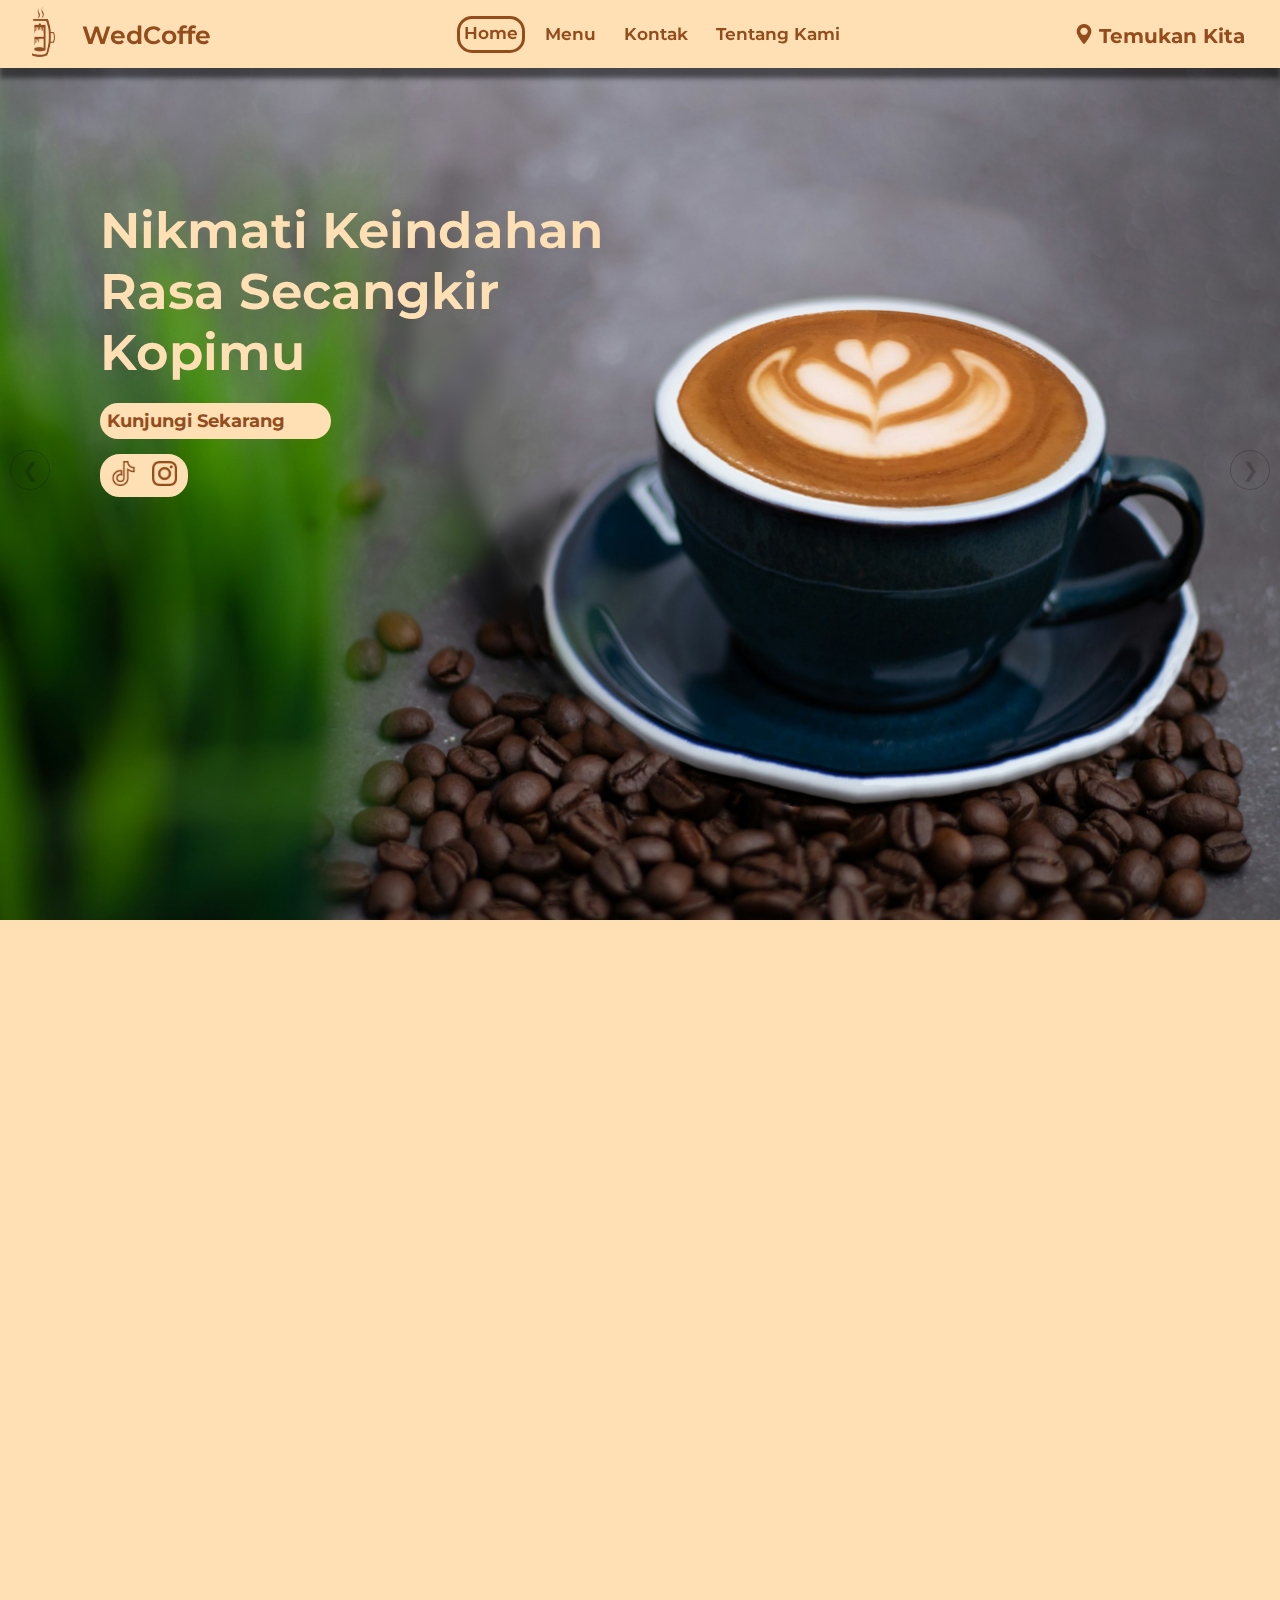
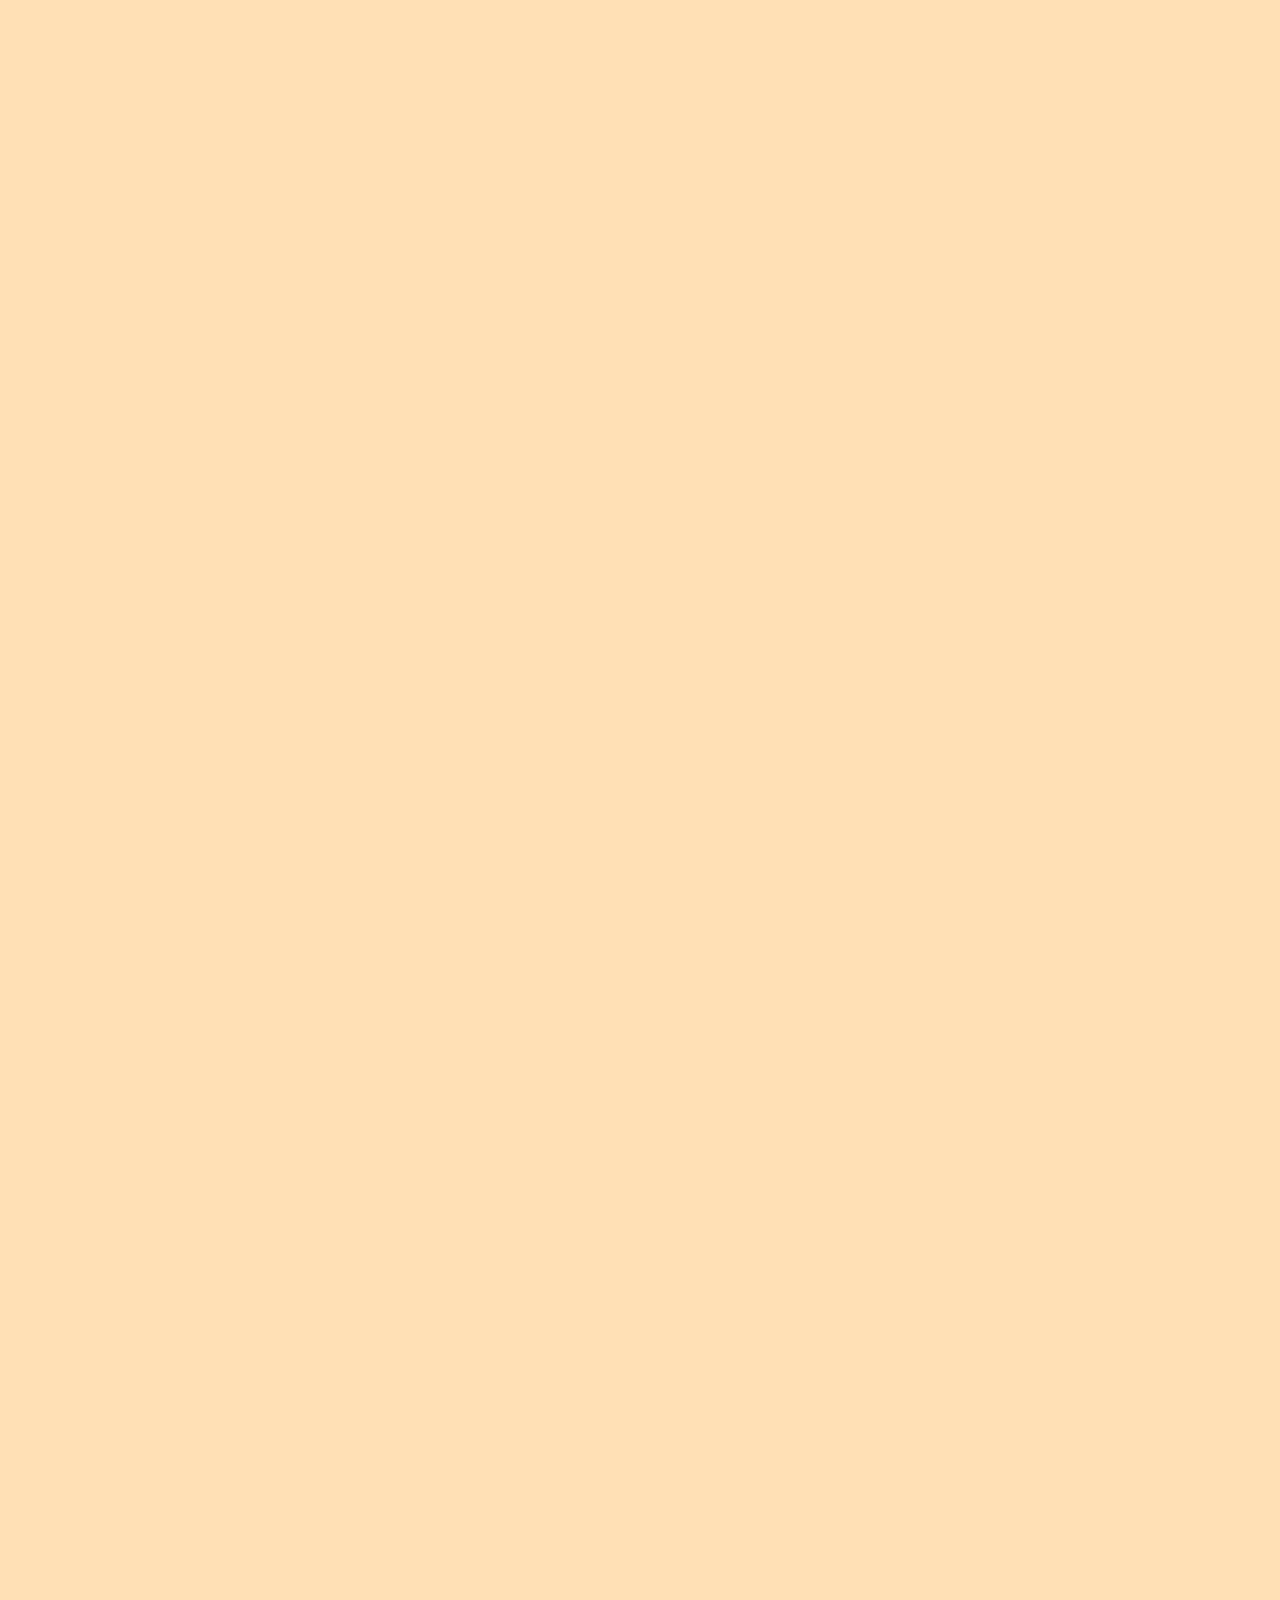
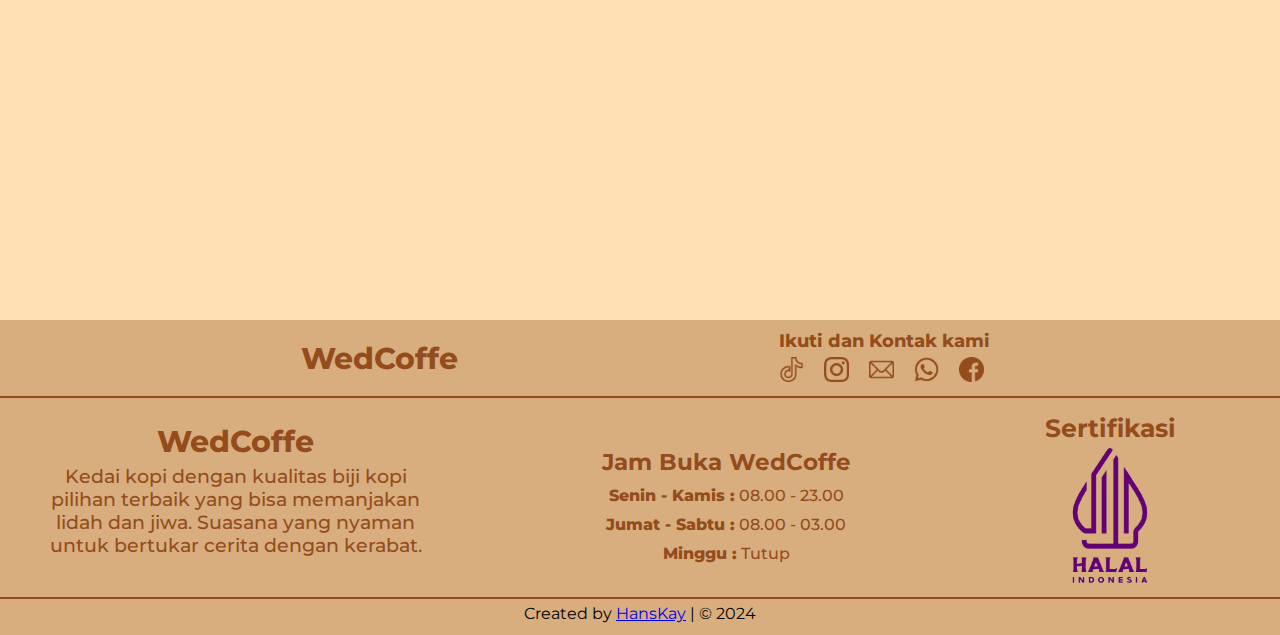
<file: index.html>
<!DOCTYPE html>
<html lang="en">
  <head>
    <meta charset="UTF-8" />
    <meta name="viewport" content="width=device-width, initial-scale=1.0" />
    <title>Wed Coffe</title>

    <!--Fonts -->
    <link rel="preconnect" href="https://fonts.googleapis.com" />
    <link rel="preconnect" href="https://fonts.gstatic.com" crossorigin />
    <link
      href="https://fonts.googleapis.com/css2?family=Montserrat:wght@100..900&display=swap"
      rel="stylesheet"
    />
    <link rel="preconnect" href="https://fonts.googleapis.com" />
    <link rel="preconnect" href="https://fonts.gstatic.com" crossorigin />
    <link
      href="https://fonts.googleapis.com/css2?family=Agdasima:wght@400;700&display=swap"
      rel="stylesheet"
    />
    <!-- Css -->
    <link rel="stylesheet" href="https://unpkg.com/aos@next/dist/aos.css" />
    <link rel="stylesheet" href="style.css" />
  </head>
  <body>
    <!-- <div class="back">
      <img src="asset/Biji.png" />
      <img src="asset/Biji.png" class="back2" />
      <img src="asset/Biji.png" class="back3" />
      <img src="asset/Biji.png" class="back4" />
      <img src="asset/Biji.png" class="back5" />
      <img src="asset/Biji.png" class="back6" />
      <img src="asset/Biji.png" class="back7" />
    </div> -->
    <!-- NavbarStart -->
    <div class="navbar">
      <div class="logo">
        <img src="asset/wc.png" class="wed">
        <a href="#" class="logo2"> WedCoffe </a>
      </div>
      <div class="menu">
        <ul class="list">
          <li class="home">
            <a href="index.html">Home</a>
          </li>
          <li class="dropdown">
            <a href="menu.html">Menu</a>
            <div class="dropdown-content">
              <a href="#coffe">Coffe</a>
              <a href="#dessert">Dessert</a>
              <a href="#non">Non-Coffe</a>
            </div>
          </li>
          <li class="dropdown">
            <a href="#contact">Kontak</a>
          </li>
          <li class="dropdown">
            <a href="#about">Tentang Kami</a>
          </li>
        </ul>
      </div>
      <div class="ekstra">
        <div class="navigasi">
          <a href="peta.html">
            <img src="asset/navigasi.png" />
            <h1>Temukan Kita</h1>
          </a>
        </div>
        <div class="ham-men" id="hamburger-menu">
          <a href="#">
          <img src="asset/menu.png">
          </a>
        </div>
      </div>
    </div>
    <!-- NavEnd -->

    <!-- HeroS Start -->
    <div id="home" class="hero-sec">
      <div class="slide-show">
        <div class="slide fade">
          <div class="content">
            <h1>Nikmati Keindahan <br />Rasa Secangkir <br />Kopimu</h1>
            <div class="cta">
              <a href="peta.html">Kunjungi Sekarang</a>
              <img src="asset/Kanan.png" />
            </div>
            <div class="soscial">
              <a href="">
                <img src="sosial/tik-tok.png" class="tt" />
              </a>
              <a href="">
                <img src="sosial/instagram2.png" class="ig" />
              </a>
            </div>
          </div>
          <div class="image">
            <img src="asset/Heros2.jpg" />
          </div>
        </div>
        <div class="slide fade">
          <div class="content">
            <h1>Nikmati Kelezatan <br />Manis dalam <br />Hidanganmu</h1>
            <div class="cta">
              <a href="peta.html">Kunjungi Sekarang</a>
              <img src="asset/Kanan.png" />
            </div>
            <div class="soscial">
              <a href="">
                <img src="sosial/tik-tok.png" class="tt" />
              </a>
              <a href="">
                <img src="sosial/instagram2.png" class="ig" />
              </a>
            </div>
          </div>
          <div class="image">
            <img src="asset/Heros1.jpg" />
          </div>
        </div>
        <div class="slide fade">
          <div class="content">
            <h1>
              Nikmati Kesegaran<br />Minuman yang Mengalir<br />dalam Gelasmu
            </h1>
            <div class="cta">
              <a href="peta.html">Kunjungi Sekarang</a>
              <img src="asset/Kanan.png" />
            </div>
            <div class="soscial">
              <a href="">
                <img src="sosial/tik-tok.png" class="tt" />
              </a>
              <a href="">
                <img src="sosial/instagram2.png" class="ig" />
              </a>
            </div>
          </div>
          <div class="image">
            <img src="asset/drinks.jpg" />
          </div>
        </div>
      </div>

      <!-- buttonNextPrev -->
      <button class="prev" onclick="plusSlide(-1)">&#10094;</button>
      <button class="next" onclick="plusSlide(1)">&#10095;</button>
    </div>
    <!-- HeroS End -->

    <!-- SubHer Start -->
    <div class="kategori">
      <div  class="subkat">
        <div data-aos="fade-down" data-aos-duration="2000">
          <h1 >Menu Kita</h1>
          <hr/>
        </div>
        <div data-aos="fade-up" data-aos-anchor-placement="bottom-bottom" data-aos-duration="2000" class="menu2">
          <div class="menu-list">
            <img src="asset/Coffe.png" />
            <h3>Coffe</h3>
          </div>
          <div class="menu-list">
            <img src="asset/desert.png" class="des" />
            <h3>Dessert</h3>
          </div>
          <div class="menu-list">
            <img src="asset/NonC.png" class="nonC" />
            <h3>Non-Coffe</h3>
          </div>
        </div>
        <div data-aos="fade-down" data-aos-duration="2000" >
          <h1 id="coffe">Coffe</h1>
          <hr />
        </div>
        <div class="menu-con">
          <div data-aos="fade-right" data-aos-duration="1500"  class="menu-cof">
            <a href="#">
              <img src="asset/Espresso.png" class="cf" />
              <h3>Espresso</h3>
              <div class="deskrif">
                <h2 class="destip">Kopi hitam murni</h2>
                <h2 class="harga">Rp 30.000</h2>
              </div>
              <div class="overlay-men">
                <a href="#" class="more-men">Selengkapnya</a>
              </div>
            </a>
          </div>
          <div data-aos="fade-right" data-aos-duration="1700"  class="menu-cof">
            <a href="#">
              <img src="asset/americano.png" class="ca" />
              <h3>Americano</h3>
              <div class="deskrif">
                <h2 class="destip">Kopi hitam<br />perpaduan gula</h2>
                <h2 class="harga2">Rp 35.000</h2>
              </div>
              <div class="overlay-men">
                <a href="#" class="more-men">Selengkapnya</a>
              </div>
            </a>
          </div>
          <div  data-aos="fade-right" data-aos-duration="1900" class="menu-cof">
            <a href="#">
              <img src="asset//Latte.png" class="cl" />
              <h3>Latte</h3>
              <div class="deskrif">
                <h2 class="destip">
                  Kopi dengan<br />
                  perpaduan susu
                </h2>
                <h2 class="harga3">Rp 35.000</h2>
              </div>
              <div class="overlay-men">
                <a href="#" class="more-men">Selengkapnya</a>
              </div>
            </a>
          </div>
          <div  data-aos="fade-right" data-aos-duration="2100" class="menu-cof">
            <a href="#">
              <img src="asset/LatteCr.png" class="cw" />
              <h3>Latte with cream</h3>
              <div class="deskrif">
                <h2 class="destip">Kopi perpaduan <br />cream & susu</h2>
                <h2 class="harga4">Rp 40.000</h2>
              </div>
              <div class="overlay-men">
                <a href="#" class="more-men">Selengkapnya</a>
              </div>
            </a>
          </div>
          <div  data-aos="fade-right" data-aos-duration="2300" class="menu-cof">
            <a href="#">
              <img src="asset/Machiato.png" class="cm" />
              <h3>Caramel Machiato</h3>
              <div class="deskrif">
                <h2 class="destip">
                  Kopi perpaduan<br />
                  cream & caramel
                </h2>
                <h2 class="harga5">Rp 40.000</h2>
              </div>
              <div class="overlay-men">
                <a href="#" class="more-men">Selengkapnya</a>
              </div>
            </a>
          </div>
          <div  data-aos="fade-right" data-aos-duration="2500" class="menu-cof">
            <a href="#">
              <img src="asset/Frappe.png" class="cp" />
              <h3>Frappe</h3>
              <div class="deskrif">
                <h2 class="destip">
                  Kopi perpaduan<br />
                  gula & cream susu
                </h2>
                <h2 class="harga6">Rp 35.000</h2>
              </div>
              <div class="overlay-men">
                <a href="#" class="more-men">Selengkapnya</a>
              </div>
            </a>
          </div>
        </div>
        <div data-aos="fade-down" data-aos-duration="2000">
          <h1 id="dessert">Dessert</h1>
          <hr />
        </div>
        <div class="menu-con">
          <div  data-aos="fade-right" data-aos-duration="1500" class="menu-des">
            <a href="#">
              <img src="asset/wafles.png" class="dw" />
              <h3>Waffles</h3>
              <div class="deskrif">
                <h2 class="destip">
                  Waffle perpaduan<br />
                  cream & coklat
                </h2>
                <h2 class="harga7">Rp 50.000</h2>
              </div>
              <div class="overlay-men">
                <a href="#" class="more-men">Selengkapnya</a>
              </div>
            </a>
          </div>
          <div  data-aos="fade-right" data-aos-duration="1700" class="menu-des">
            <a href="#">
              <img src="asset/CakeMat.png" class="dm" />
              <h3>Matcha Cupcake</h3>
              <div class="deskrif">
                <h2 class="destip">Kue perpaduan<br />susu & matcha</h2>
                <h2 class="harga8">Rp 45.000</h2>
              </div>
              <div class="overlay-men">
                <a href="#" class="more-men">Selengkapnya</a>
              </div>
            </a>
          </div>
          <div  data-aos="fade-right" data-aos-duration="1900" class="menu-des">
            <a href="#">
              <img src="asset/Tiramisu.png" class="dt" />
              <h3>Tiramisu Cup</h3>
              <div class="deskrif">
                <h2 class="destip">
                  Kue tiramisu<br />
                  perpaduan susu
                </h2>
                <h2 class="harga9">Rp 45.000</h2>
              </div>
              <div class="overlay-men">
                <a href="#" class="more-men">Selengkapnya</a>
              </div>
            </a>
          </div>
          <div  data-aos="fade-right" data-aos-duration="2100" class="menu-des">
            <a href="#">
              <img src="asset/Pancake.png" class="dc" />
              <h3>Pancake</h3>
              <div class="deskrif">
                <h2 class="destip">
                  Kue perpaduan<br />
                  madu & strawberry
                </h2>
                <h2 class="harga10">Rp 50.000</h2>
              </div>
              <div class="overlay-men">
                <a href="#" class="more-men">Selengkapnya</a>
              </div>
            </a>
          </div>
          <div  data-aos="fade-right" data-aos-duration="2300" class="menu-des-cake">
            <a href="#">
              <img src="asset/CakeStrawberry.png" class="dt" />
              <h3>Strawberry Cake</h3>
              <div class="deskrif">
                <h2 class="destip">Kue perpaduan<br />susu & strawberry</h2>
                <h2 class="harga12">Rp 45.000</h2>
              </div>
              <div class="overlay-men">
                <a href="#" class="more-men">Selengkapnya</a>
              </div>
            </a>
          </div>
          <div  data-aos="fade-right" data-aos-duration="2500" class="menu-des">
            <a href="#">
              <img src="asset/Pudbraw.png" class="dp" />
              <h3>Strawberry Pudding</h3>
              <div class="deskrif">
                <h2 class="destip">Pudding dengan<br />rasa strawberry</h2>
                <h2 class="harga11">Rp 40.000</h2>
              </div>
              <div class="overlay-men">
                <a href="#" class="more-men">Selengkapnya</a>
              </div>
            </a>
          </div>
        </div>
        <div data-aos="fade-down" data-aos-duration="2000">
          <h1 id="non">Non-Coffe</h1>
          <hr />
        </div>
        <div class="menu-con2">
          <div data-aos="fade-right" data-aos-duration="1500" class="menu-non">
            <a href="#">
              <img src="asset/Redval.png" class="nr" />
              <h3>Red Velvet</h3>
              <div class="deskrif">
                <h2 class="destip">
                  Es perpaduan<br />
                  redvelvet & cream
                </h2>
                <h2 class="harga13">Rp 40.000</h2>
              </div>
              <div class="overlay-men">
                <a href="#" class="more-men">Selengkapnya</a>
              </div>
            </a>
          </div>
          <div data-aos="fade-right" data-aos-duration="1700" class="menu-non">
            <a href="#">
              <img src="asset/Yamang.png" class="ny" />
              <h3>Manggo Yakult</h3>
              <div class="deskrif">
                <h2 class="destip">Es mangga dengan<br />perpaduan yakult</h2>
                <h2 class="harga14">Rp 40.000</h2>
              </div>
              <div class="overlay-men">
                <a href="#" class="more-men">Selengkapnya</a>
              </div>
            </a>
          </div>
          <div data-aos="fade-right" data-aos-duration="1900" class="menu-non">
            <a href="#">
              <img src="asset/banCo.png" class="nb" />
              <h3>Banana Choco</h3>
              <div class="deskrif">
                <h2 class="destip">Es coklat dengan<br />perpaduan pisang</h2>
                <h2 class="harga15">Rp 40.000</h2>
              </div>
              <div class="overlay-men">
                <a href="#" class="more-men">Selengkapnya</a>
              </div>
            </a>
          </div>
        </div>
        <div data-aos="fade-down" data-aos-duration="2200">
          <h1>Kenapa pilih Kita?</h1>
          <hr />
        </div>
        <div data-aos="fade-up" data-aos-anchor-placement="top-bottom" data-aos-duration="2100" class="unggulan">
          <div class="unggul">
            <img src="asset/Coffe.png" />
            <h5>Aroma Kopi yang <br />Sedap</h5>
          </div>
          <div class="unggul-kop">
            <img src="asset/Biji.png" />
            <h5>Kualitas Biji Kopi <br />Terbaik</h5>
          </div>
          <div class="unggul-des">
            <img src="asset/desert.png" class="des" />
            <h5>Hidangan Penutup <br />yang Lezat</h5>
          </div>
          <div class="unggul-nonc">
            <img src="asset/NonC.png" />
            <h5>Kesegaran Minuman <br />yang Nikmat</h5>
          </div>
        </div>
        <div data-aos="fade-down" data-aos-duration="2000">
          <h1 id="about">Tentang Kami</h1>
          <hr />
        </div>
        <div data-aos="fade-up" data-aos-anchor-placement="top-bottom" data-aos-duration="2100" class="swap-ten">
          <div class="con-ten">
            <p>
              WedCoffe sebuah perusahaan lokal <br />yang mengangkat tema kedai
              kopi yang klasik <br />dan nyaman untuk para pengunjungnnya.<br />
              Awal mula kami mendirikannya pada 1 Mei 2024,<br />
              dengan tujuan kami memberikan layanan yang <br />terbaik dan juga
              harga yang terjangkau<br />
              untuk para pengunjung.
            </p>
          </div>
          <div class="swap-con">
            <div class="cof">
              <img src="asset/Coffe.png" />
            </div>
            <div class="log-ten">
              <img src="asset/desert.png" class="des" />
              <img src="asset/NonC.png" class="non" />
            </div>
          </div>
        </div>
        <div data-aos="fade-down" data-aos-duration="2000">
          <h1 id="contact">Kontak Kami</h1>
          <hr />
        </div>
        <div class="swap-sos">
          <div data-aos="fade-right" data-aos-duration="1500" class="con-sos">
            <img src="sosial/instagram2.png" />
            <div class="overlay">
              <a href="" class="more">Instagram</a>
            </div>
          </div>
          <div data-aos="fade-right" data-aos-duration="1700" class="con-sos">
            <img src="sosial/tik-tok.png" />
            <div class="overlay">
              <a href="" class="more">Tiktok</a>
            </div>
          </div>
          <div data-aos="fade-right" data-aos-duration="1900" class="con-sos">
            <img src="sosial/mail.png" />
            <div class="overlay">
              <a href="" class="more">Email</a>
            </div>
          </div>
          <div data-aos="fade-right" data-aos-duration="2100" class="con-sos">
            <img src="sosial/whatsapp2.png" />
            <div class="overlay">
              <a href="" class="more">whatsapp</a>
            </div>
          </div>
          <div data-aos="fade-right" data-aos-duration="2300" class="con-sos">
            <img src="sosial/facebook.png" />
            <div class="overlay">
              <a href="" class="more">Facebook</a>
            </div>
          </div>
        </div>
      </div>
    </div>
    <!-- SubHer end -->
    <!--FootStart -->
    <footer>
      <div class="foot-wrap">
        <div class="foot-logo">
          <h3>WedCoffe</h3>
        </div>
        <div class="foot-sos">
          <h3>Ikuti dan Kontak kami</h3>
          <div class="sos-wrap">
            <a href>
              <img src="sosial/tik-tok.png" />
            </a>
            <a href="">
              <img src="sosial/instagram2.png" />
            </a>
            <a href="">
              <img src="sosial/mail.png" />
            </a>
            <a href="">
              <img src="sosial/whatsapp2.png" />
            </a>
            <a href="">
              <img src="sosial/facebook.png" />
            </a>
          </div>
        </div>
      </div>
      <div class="foot-con">
        <div class="wed-des">
          <h3>WedCoffe</h3>
          <p>
            Kedai kopi dengan kualitas biji kopi <br />pilihan terbaik yang bisa
            memanjakan <br />lidah dan jiwa. Suasana yang nyaman <br />untuk
            bertukar cerita dengan kerabat.
          </p>
        </div>
        <div class="con-jad">
          <h3>Jam Buka WedCoffe</h3>
          <p>Senin - Kamis :<span> 08.00 - 23.00</span></p>
          <p>Jumat - Sabtu :<span> 08.00 - 03.00</span></p>
          <p>Minggu :<span> Tutup</span></p>
        </div>
        <div class="foot-ser">
          <h3>Sertifikasi</h3>
          <img src="asset/Halal.png" />
        </div>
      </div>
      <div class="kredit">
        <p>
          Created by <a href="https://www.instagram.com/mfrhan_a/">HansKay</a> |
          &copy; 2024
        </p>
      </div>
    </footer>
    <!-- FootEnd -->
    <script src="script.js"></script>
    <script src="https://unpkg.com/aos@next/dist/aos.js"></script>
    <script>
      AOS.init();
    </script>
  </body>
</html>
</file>
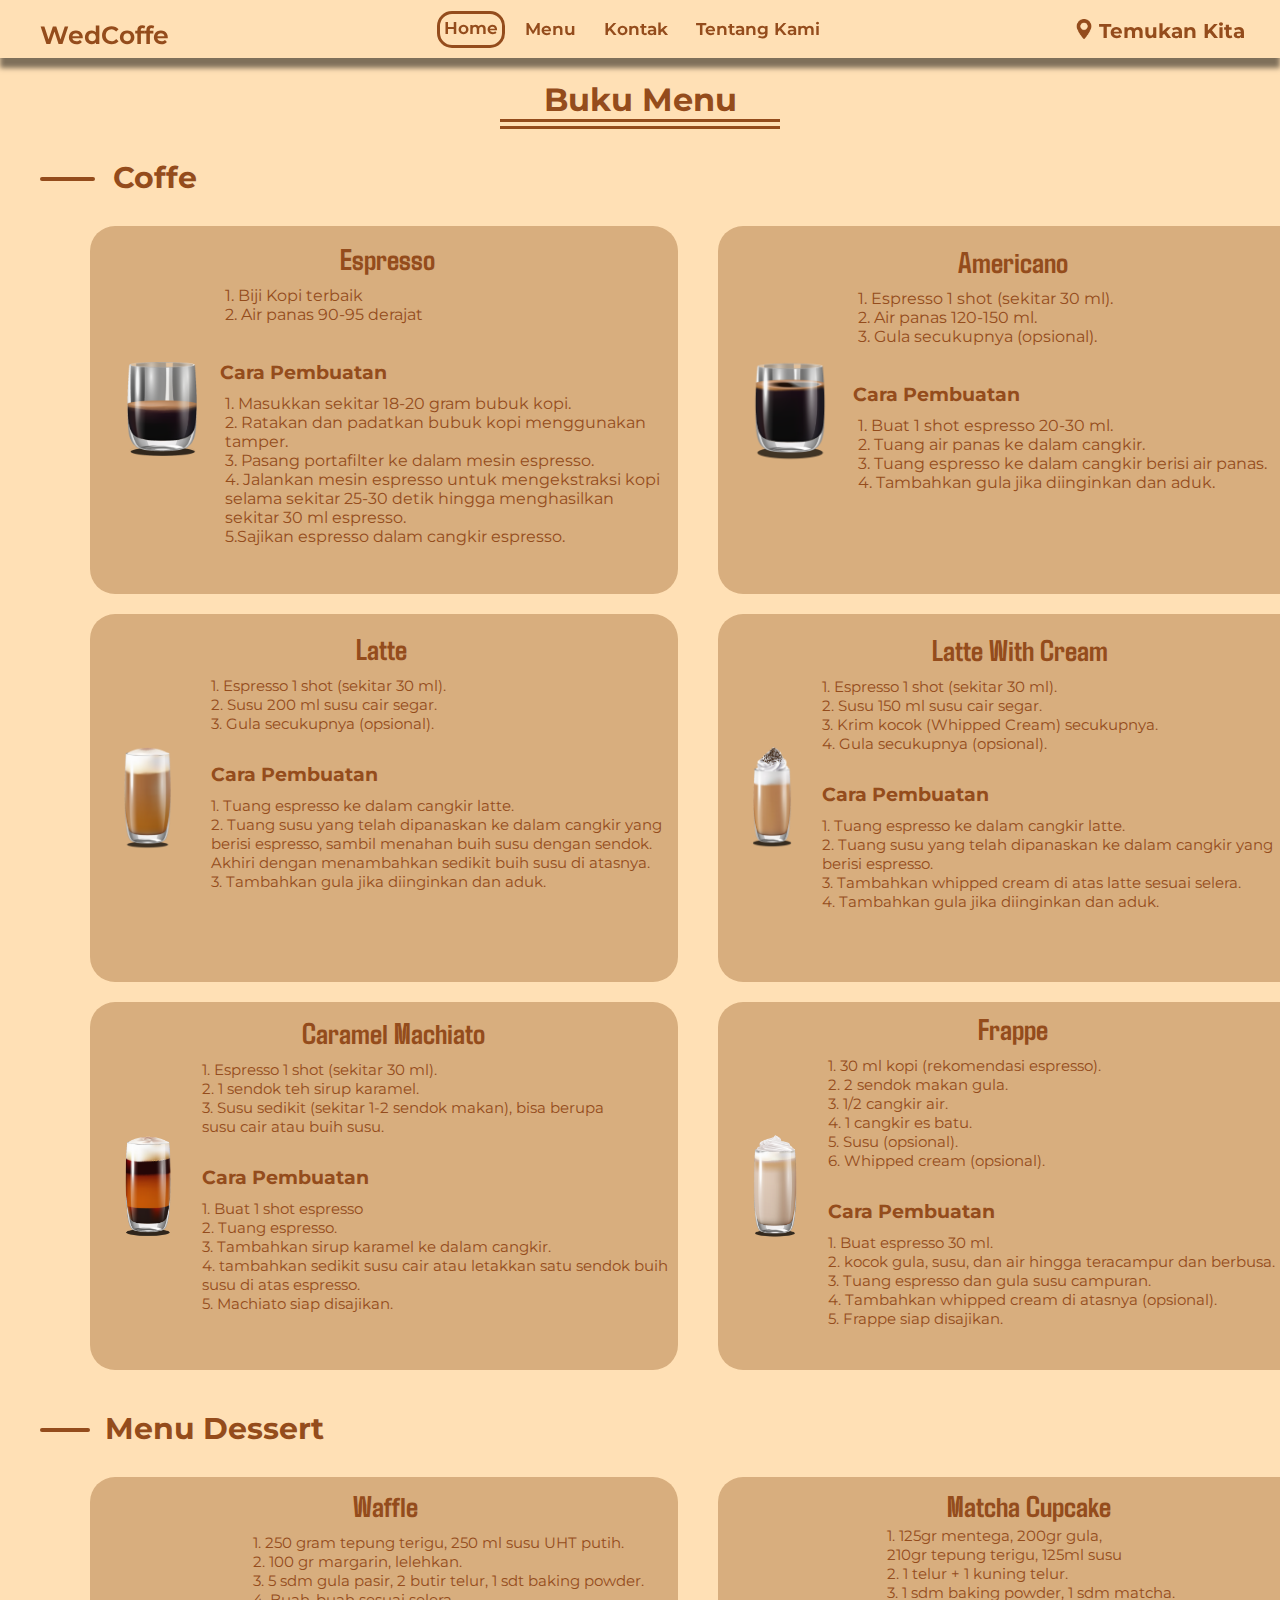
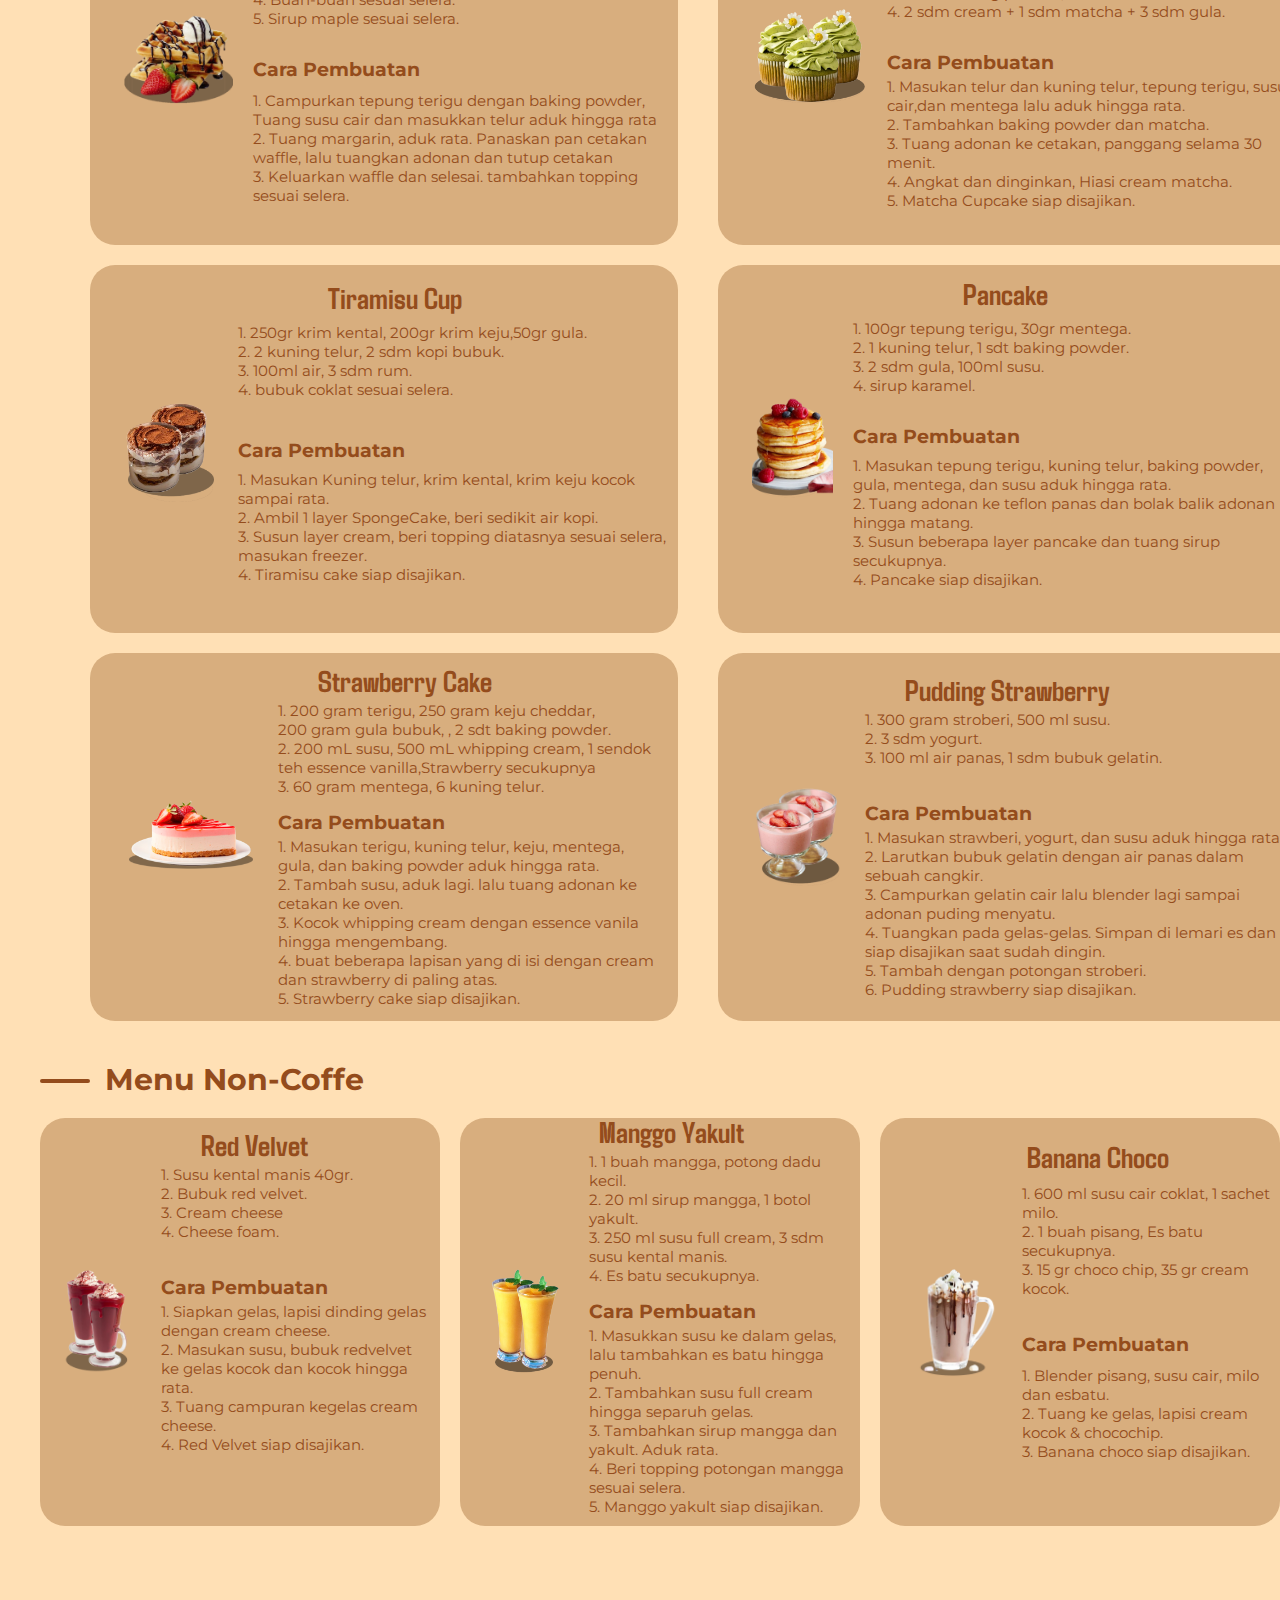
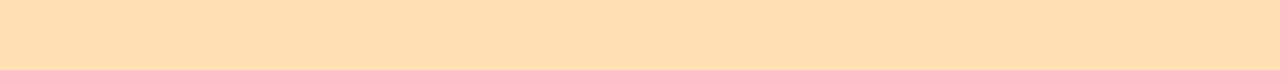
<file: menu.html>
<!DOCTYPE html>
<html lang="en">
  <head>
    <meta charset="UTF-8" />
    <meta name="viewport" content="width=device-width, initial-scale=1.0" />
    <title>Menu Kita</title>
    <link rel="preconnect" href="https://fonts.googleapis.com" />
    <link rel="preconnect" href="https://fonts.gstatic.com" crossorigin />
    <link
      href="https://fonts.googleapis.com/css2?family=Montserrat:wght@100..900&display=swap"
      rel="stylesheet"
    />
    <link rel="preconnect" href="https://fonts.googleapis.com" />
    <link rel="preconnect" href="https://fonts.gstatic.com" crossorigin />
    <link
      href="https://fonts.googleapis.com/css2?family=Agdasima:wght@400;700&display=swap"
      rel="stylesheet"
    />
    <link rel="stylesheet" href="style.css" />
  </head>
  <body>
    <nav class="navbar">
      <div class="logo">
        <a href="#" class="logo2"> WedCoffe </a>
      </div>
      <div class="menu">
        <ul class="list">
          <li class="home">
            <a href="index.html">Home</a>
          </li>
          <li class="dropdown">
            <a href="menu.html">Menu</a>
            <!-- <div class="dropdown-content">
              <a href="#coffe">Coffe</a>
              <a href="#dessert">Dessert</a>
              <a href="#non">Non-Coffe</a>
            </div> -->
          </li>
          <li class="dropdown">
            <a href="index.html">Kontak</a>
          </li>
          <li class="dropdown">
            <a href="index.html">Tentang Kami</a>
          </li>
        </ul>
      </div>
      <div class="ekstra">
        <div class="navigasi">
          <a href="peta.html">
            <img src="asset/navigasi.png" />
            <h1>Temukan Kita</h1>
          </a>
        </div>
      </div>
    </nav>
    <div class="buk-men">
      <h1>Buku Menu</h1>
      <h2><span class="line-left2"></span> Coffe</h2>
      <div class="buk-cof">
        <div class="cof-es">
          <img src="asset/Espresso.png" />
          <div class="cof-cin">
            <h2>Espresso</h2>
            <p>1. Biji Kopi terbaik<br>
            2. Air panas 90-95 derajat<br>
          </p>
          <h3>Cara Pembuatan</h3>
          <p>
            1. Masukkan sekitar 18-20 gram bubuk kopi.<br>
            2. Ratakan dan padatkan bubuk kopi menggunakan tamper.<br>
            3. Pasang portafilter ke dalam mesin espresso. <br>
            4. Jalankan mesin espresso untuk mengekstraksi kopi selama sekitar 25-30 detik 
            hingga menghasilkan sekitar 30 ml espresso.<br>
            5.Sajikan espresso dalam cangkir espresso.
          </p>
          </div>
        </div>
        <div class="cof-es">
          <img src="asset/americano.png" />
          <div class="cof-con">
            <h2>Americano</h2>
            <p>
              1. Espresso 1 shot (sekitar 30 ml).<br>
              2. Air panas 120-150 ml.<br>
              3. Gula secukupnya (opsional).
            </p>
            <h3>Cara Pembuatan</h3>
            <p>
              1. Buat 1 shot espresso 20-30 ml.<br>
              2. Tuang air panas ke dalam cangkir.<br>
              3. Tuang espresso ke dalam cangkir berisi air panas.<br>
              4. Tambahkan gula jika diinginkan dan aduk.
            </p>
          </div>
        </div>
        <div class="cof-es">
          <img src="asset/Latte.png" />
          <div class="cof-des">
            <h2>Latte</h2>
            <p>
              1. Espresso 1 shot (sekitar 30 ml).<br>
              2. Susu 200 ml susu cair segar.<br>
              3. Gula secukupnya (opsional).
            </p>
            <h3>Cara Pembuatan</h3>
            <p>
              1. Tuang espresso ke dalam cangkir latte.<br>
              2. Tuang susu yang telah dipanaskan ke dalam cangkir yang berisi espresso,
              sambil menahan buih susu dengan sendok. Akhiri dengan menambahkan sedikit buih susu di atasnya.<br>
              3. Tambahkan gula jika diinginkan dan aduk.
            </p>
          </div>
        </div>
        <div class="cof-es">
          <img src="asset/LatteCr.png" />
          <div class="cof-lat">
            <h2>Latte With Cream</h2>
            <p>
              1. Espresso 1 shot (sekitar 30 ml).<br>
              2. Susu 150 ml susu cair segar.<br>
              3. Krim kocok (Whipped Cream) secukupnya.<br>
              4. Gula secukupnya (opsional).
            </p>
            <h3>Cara Pembuatan</h3>
            <p>
              1. Tuang espresso ke dalam cangkir latte.<br>
              2. Tuang susu yang telah dipanaskan ke dalam cangkir yang berisi espresso. <br>
              3. Tambahkan whipped cream di atas latte sesuai selera.<br>
              4. Tambahkan gula jika diinginkan dan aduk.
            </p>
          </div>
        </div>
        <div class="cof-es">
          <img src="asset/Machiato.png" />
          <div class="cof-mac">
            <h2>Caramel Machiato</h2>
            <p>
              1. Espresso 1 shot (sekitar 30 ml).<br>
              2. 1 sendok teh sirup karamel.<br>
              3. Susu sedikit (sekitar 1-2 sendok makan), bisa berupa <br>susu cair atau buih susu.
            </p>
            <h3>Cara Pembuatan</h3>
            <p>
              1. Buat 1 shot espresso<br>
              2. Tuang espresso.<br>
              3. Tambahkan sirup karamel ke dalam cangkir.<br>
              4. tambahkan sedikit susu cair atau letakkan satu sendok buih susu di atas espresso. <br>
              5. Machiato siap disajikan.
            </p>
          </div>
        </div>
        <div class="cof-es">
          <img src="asset/Frappe.png" />
          <div class="cof-frap">
            <h2>Frappe</h2>
            <p>
              1. 30 ml kopi (rekomendasi espresso).<br>
              2. 2 sendok makan gula.<br>
              3. 1/2 cangkir air.<br>
              4. 1 cangkir es batu.<br>
              5. Susu (opsional).<br>
              6. Whipped cream (opsional).<br>
            </p>
            <h3>Cara Pembuatan</h3>
            <p>
              1. Buat espresso 30 ml.<br>
              2. kocok gula, susu, dan air hingga teracampur dan berbusa.<br>
              3. Tuang espresso dan gula susu campuran.<br>
              4. Tambahkan whipped cream di atasnya (opsional).<br>
              5. Frappe siap disajikan.
            </p>
          </div>
        </div>
      </div>
      <h2><span class="line-left"></span>Menu Dessert</h2>
      <div class="buk-cof">
        <div class="cof-es">
          <img src="asset/wafles.png" />
          <div class="des-waf">
            <h2>Waffle</h2>
            <p>
              1. 250 gram tepung terigu, 250 ml susu UHT putih.<br>
              2. 100 gr margarin, lelehkan.<br>
              3. 5 sdm gula pasir, 2 butir telur, 1 sdt baking powder.<br>             
              4. Buah-buah sesuai selera.<br>
              5. Sirup maple sesuai selera.
            </p>
            <h3>Cara Pembuatan</h3>
            <p>
              1. Campurkan tepung terigu dengan baking powder, Tuang susu cair dan masukkan telur aduk hingga rata<br>
              2. Tuang margarin, aduk rata. Panaskan pan cetakan waffle, lalu tuangkan adonan dan tutup cetakan<br>
              3. Keluarkan waffle dan selesai. tambahkan topping sesuai selera.                
            </p>
          </div>
        </div>
        <div class="cof-es">
          <img src="asset/CakeMat.png" />
          <div class="des-cha">
            <h2>Matcha Cupcake</h2>
            <p>
              1. 125gr mentega, 200gr gula, <br>210gr tepung terigu, 125ml susu<br>
              2. 1 telur + 1 kuning telur.<br>
              3. 1 sdm baking powder, 1 sdm matcha.<br>
              4. 2 sdm cream + 1 sdm matcha + 3 sdm gula.
            </p>
            <h3>Cara Pembuatan</h3>
            <p>
              1. Masukan telur dan kuning telur, tepung terigu, susu <br>cair,dan mentega lalu aduk hingga rata.<br>
              2. Tambahkan baking powder dan matcha.<br>
              3. Tuang adonan ke cetakan, panggang selama 30 menit.<br>
              4. Angkat dan dinginkan, Hiasi cream matcha.<br>
              5. Matcha Cupcake siap disajikan.
            </p>
          </div>
        </div>
        <div class="cof-es">
          <img src="asset/Tiramisu.png" />
          <div class="des-tir">
            <h2>Tiramisu Cup</h2>
            <p>
              1. 250gr krim kental, 200gr krim keju,50gr gula.<br>
              2. 2 kuning telur, 2 sdm kopi bubuk.<br>
              3. 100ml air, 3 sdm rum.<br>
              4. bubuk coklat sesuai selera.
            </p>
            <h3>Cara Pembuatan </h3>
            <p>
              1. Masukan Kuning telur, krim kental, krim keju kocok sampai rata.<br>
              2. Ambil 1 layer SpongeCake, beri sedikit air kopi.<br>
              3. Susun layer cream, beri topping diatasnya sesuai selera,<br> masukan freezer.<br>
              4. Tiramisu cake siap disajikan.
            </p>
          </div>
        </div>
        <div class="cof-es">
          <img src="asset/Pancake.png" />
          <div class="des-pan">
            <h2>Pancake</h2>
            <p>
              1. 100gr tepung terigu, 30gr mentega.<br>
              2. 1 kuning telur, 1 sdt baking powder.<br>
              3. 2 sdm gula, 100ml susu.<br>
              4. sirup karamel.
            </p>
            <h3>Cara Pembuatan</h3>
            <p>
              1. Masukan tepung terigu, kuning telur, baking powder,<br> gula, mentega, dan susu aduk hingga rata.<br>
              2. Tuang adonan ke teflon panas dan bolak balik adonan hingga matang.<br>
              3. Susun beberapa layer pancake dan tuang sirup secukupnya.<br>
              4. Pancake siap disajikan.
            </p>
          </div>
        </div>
        <div class="cof-str">
          <img src="asset/CakeStrawberry.png" />
          <div class="des-str">
            <h2>Strawberry Cake</h2>
            <p>
              1. 200 gram terigu, 250 gram keju cheddar,<br>200 gram gula bubuk, , 2 sdt baking powder.<br>
              2. 200 mL susu, 500 mL whipping cream, 1 sendok <br>teh essence vanilla,Strawberry secukupnya <br>
              3. 60 gram mentega, 6 kuning telur. 
            </p>
            <h3>Cara Pembuatan</h3>
            <p>
              1. Masukan terigu, kuning telur, keju, mentega, <br>gula, dan baking powder aduk hingga rata.<br>
              2. Tambah susu, aduk lagi. lalu tuang adonan ke cetakan ke oven.<br>
              3. Kocok whipping cream dengan essence vanila hingga mengembang.<br>
              4. buat beberapa lapisan yang di isi dengan cream dan strawberry di paling atas.<br>
              5. Strawberry cake siap disajikan.
            </p>
          </div>
        </div>
        <div class="cof-es">
          <img src="asset/Pudbraw.png" />
          <div class="des-pud">
            <h2>Pudding Strawberry</h2>
            <p>
              1. 300 gram stroberi, 500 ml susu.<br>
              2. 3 sdm yogurt.<br>
              3. 100 ml air panas, 1 sdm bubuk gelatin.
            </p>
            <h3>Cara Pembuatan</h3>
            <p>
              1. Masukan strawberi, yogurt, dan susu aduk hingga rata.<br>
              2. Larutkan bubuk gelatin dengan air panas dalam sebuah cangkir.<br>
              3. Campurkan gelatin cair lalu blender lagi sampai adonan puding menyatu.<br>
              4. Tuangkan pada gelas-gelas. Simpan di lemari es dan siap disajikan saat sudah dingin.<br>
              5. Tambah dengan potongan stroberi.<br> 
              6. Pudding strawberry siap disajikan.
            </p>
          </div>
        </div>
      </div>
      <h2><span class="line-left"></span>Menu Non-Coffe</h2>
      <div class="buk-non">
        <div class="non-es">
          <img src="asset/Redval.png" />
          <div class="non-vel">
            <h2>Red Velvet</h2>
            <p>
              1. Susu kental manis 40gr.<br> 
              2. Bubuk red velvet.<br>
              3. Cream cheese<br>
              4. Cheese foam.
            </p>
            <h3>Cara Pembuatan</h3>
            <p>
              1. Siapkan gelas, lapisi dinding gelas dengan cream cheese.<br>
              2. Masukan susu, bubuk redvelvet ke gelas kocok dan kocok hingga rata.<br>
              3. Tuang campuran kegelas cream cheese.<br>
              4. Red Velvet siap disajikan.
            </p>
          </div>
        </div>
        <div class="non-es">
          <img src="asset/Yamang.png" />
          <div class="non-kul">
            <h2>Manggo Yakult</h2>
            <p>
              1. 1 buah mangga, potong dadu kecil.<br>
              2. 20 ml sirup mangga, 1 botol yakult.<br>
              3. 250 ml susu full cream, 3 sdm susu kental manis.<br>
              4. Es batu secukupnya.
            </p>
            <h3>Cara Pembuatan</h3>
            <p>
              1. Masukkan susu ke dalam gelas, <br>lalu tambahkan es batu hingga penuh.<br>
              2. Tambahkan susu full cream hingga separuh gelas.<br>
              3. Tambahkan sirup mangga dan yakult. Aduk rata.<br>
              4. Beri topping potongan mangga sesuai selera.<br>
              5. Manggo yakult siap disajikan.
            </p>
          </div>
        </div>
        <div class="non-ban">
          <img src="asset/banCo.png" />
          <div class="non-co">
            <h2>Banana Choco</h2>
            <p>
              1. 600 ml susu cair coklat, 1 sachet milo.<br>
              2. 1 buah pisang, Es batu secukupnya.<br>
              3. 15 gr choco chip, 35 gr cream kocok.
            </p>
            <h3>Cara Pembuatan</h3>
            <p>
              1. Blender pisang, susu cair, milo<br> dan esbatu.<br>
              2. Tuang ke gelas, lapisi cream kocok & chocochip.<br>
              3. Banana choco siap disajikan.
            </p>
          </div>
        </div>
      </div>
    </div>
    <!-- <footer class="second-foot">
      <div class="cr">
        <p>
          Created by <a href="https://www.instagram.com/mfrhan_a/">HansKay</a> |
          &copy; 2024
        </p>
      </div>
    </footer> -->
    <script src="script.js"></script>
  </body>
</html>
</file>
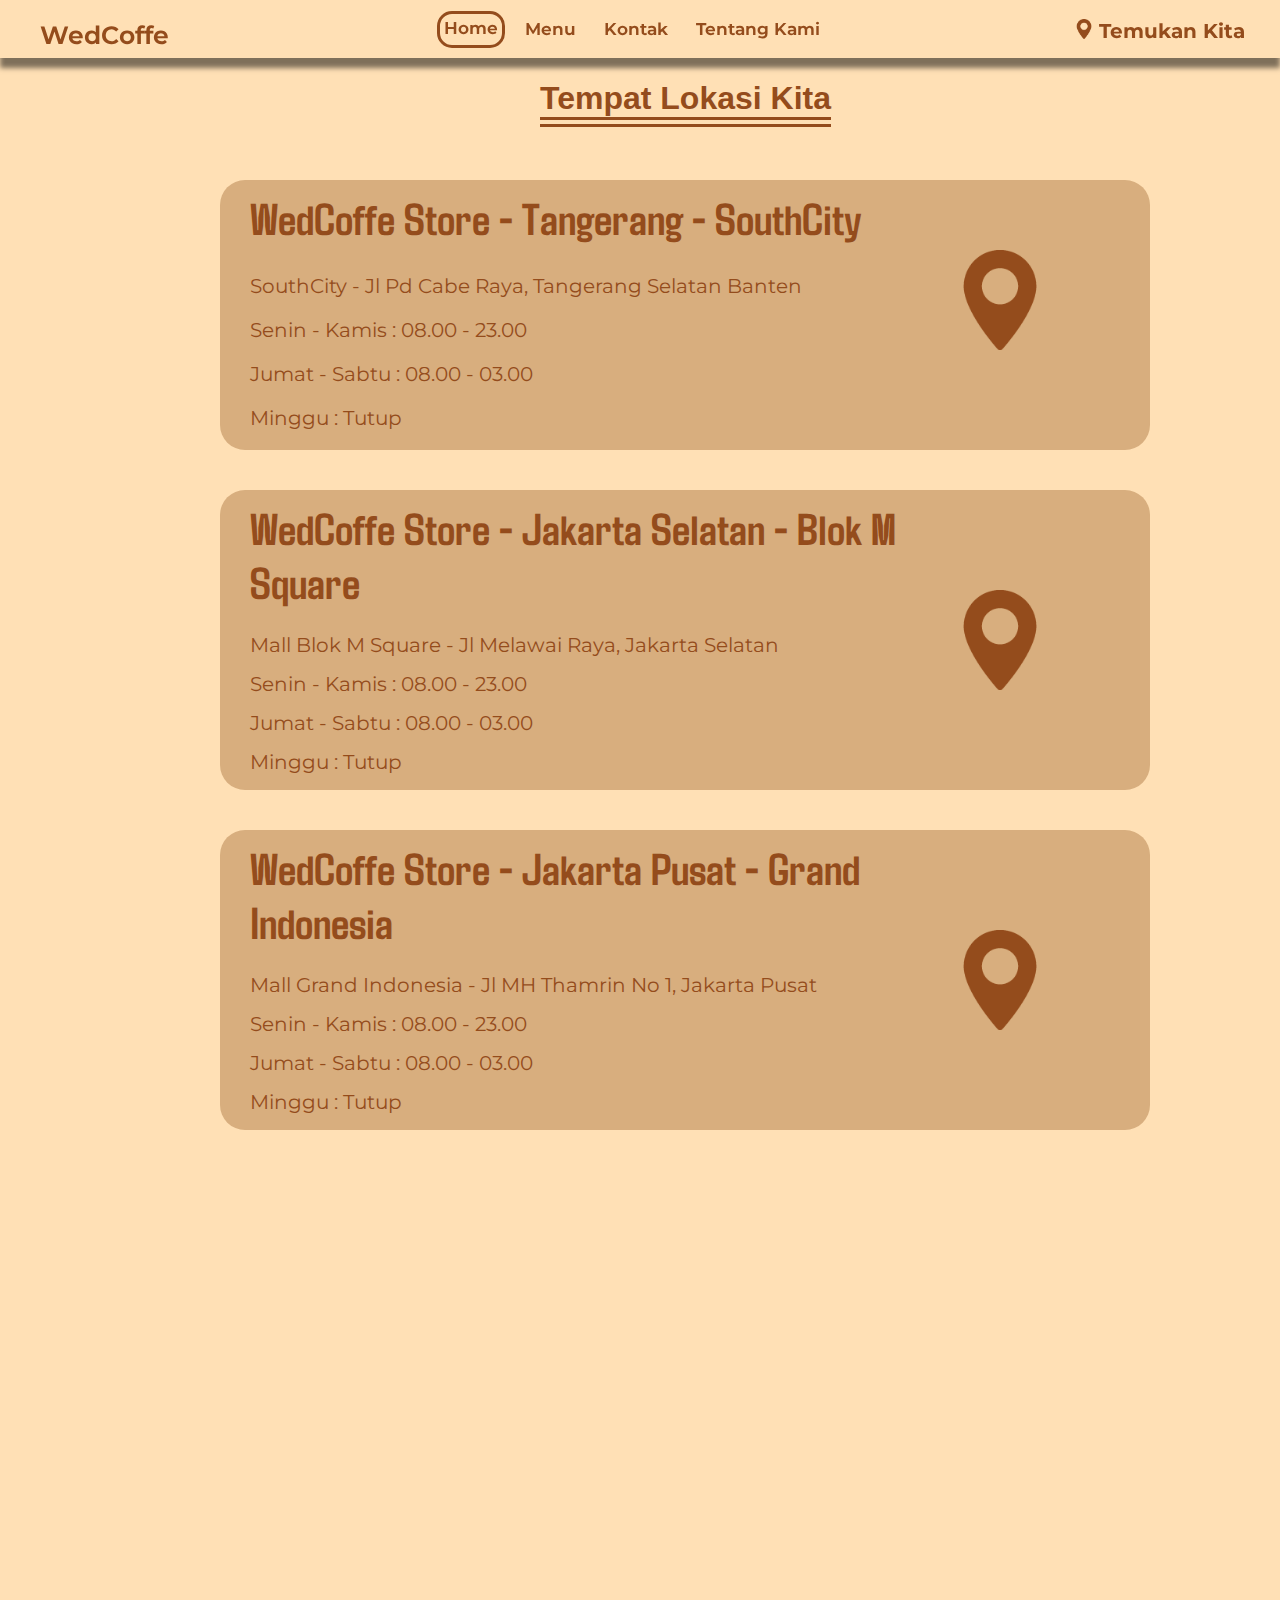
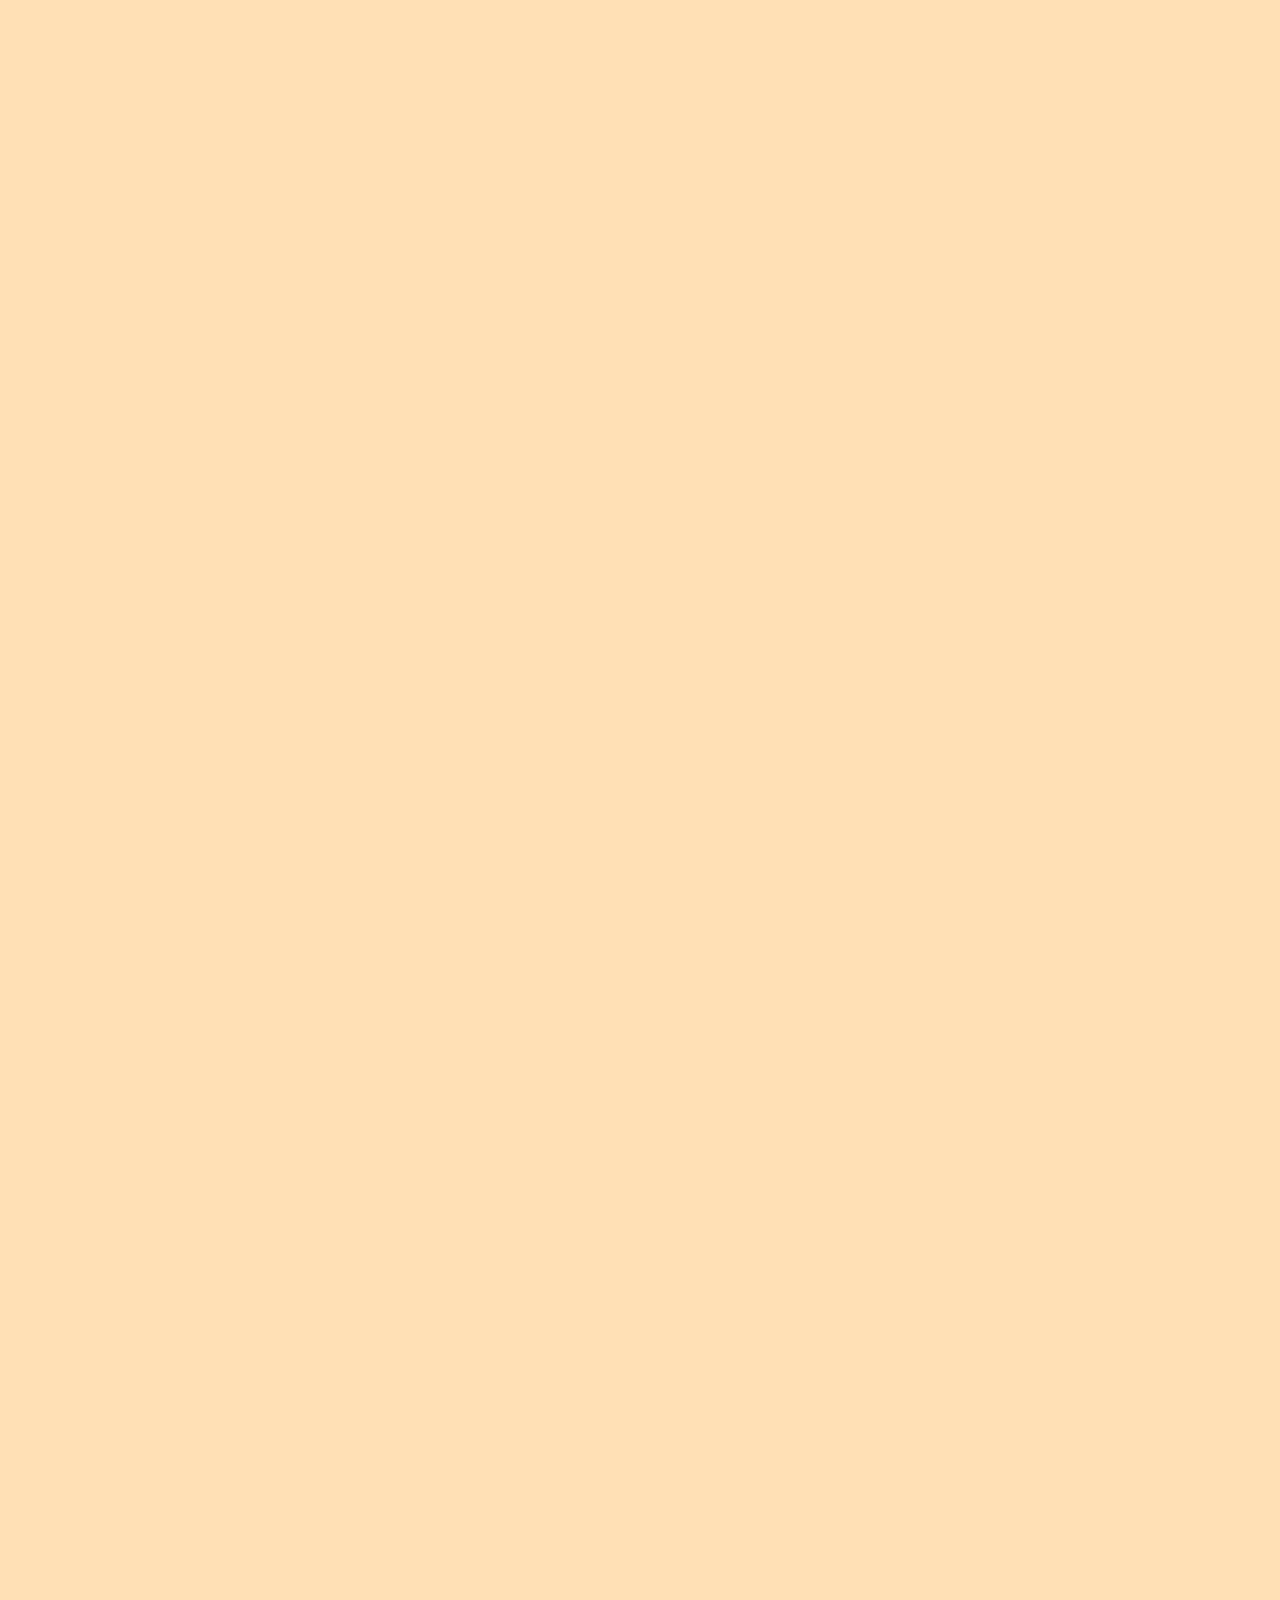
<file: peta.html>
<!DOCTYPE html>
<html lang="en">
  <head>
    <meta charset="UTF-8" />
    <meta name="viewport" content="width=device-width, initial-scale=1.0" />
    <title>Temukan Kita</title>
    <link
      href="https://fonts.googleapis.com/css2?family=Montserrat:wght@100..900&display=swap"
      rel="stylesheet"
    />
    <link rel="preconnect" href="https://fonts.googleapis.com" />
    <link rel="preconnect" href="https://fonts.gstatic.com" crossorigin />
    <link
      href="https://fonts.googleapis.com/css2?family=Agdasima:wght@400;700&display=swap"
      rel="stylesheet"
    />
    <link rel="stylesheet" href="style.css" />
  </head>
  <body>
    <nav class="navbar">
      <div class="logo">
        <a href="#" class="logo2"> WedCoffe </a>
      </div>
      <div class="menu">
        <ul class="list">
          <li class="home">
            <a href="index.html">Home</a>
          </li>
          <li class="dropdown">
            <a href="menu.html">Menu</a>
            <!-- <div class="dropdown-content">
              <a href="#coffe">Coffe</a>
              <a href="#dessert">Dessert</a>
              <a href="#non">Non-Coffe</a>
            </div> -->
          </li>
          <li class="dropdown">
            <a href="index.html">Kontak</a>
          </li>
          <li class="dropdown">
            <a href="index.html">Tentang Kami</a>
          </li>
        </ul>
      </div>
      <div class="ekstra">
        <div class="navigasi">
          <a href="">
            <img src="asset/navigasi.png" />
            <h1>Temukan Kita</h1>
          </a>
        </div>
      </div>
    </nav>
    <div class="nav">
      <h1>Tempat Lokasi Kita</h1>
    </div>
    <div class="lok-wrap">
      <div class="lok-tan">
        <h1>WedCoffe Store - Tangerang - SouthCity</h1>
        <p>SouthCity - Jl Pd Cabe Raya, Tangerang Selatan Banten</p>
        <p>Senin - Kamis : 08.00 - 23.00</p>
        <p>Jumat - Sabtu : 08.00 - 03.00</p>
        <p>Minggu : Tutup</p>
      </div>
      <img src="asset/navigasi.png" />
      <div class="lok">
        <h1>WedCoffe Store - Jakarta Selatan - Blok M <br>Square</h1>
        <p>Mall Blok M Square - Jl Melawai Raya, Jakarta Selatan</p>
        <p>Senin - Kamis : 08.00 - 23.00</p>
        <p>Jumat - Sabtu : 08.00 - 03.00</p>
        <p>Minggu : Tutup</p>
      </div>
      <img src="asset/navigasi.png" />
      <div class="lok">
        <h1>WedCoffe Store - Jakarta Pusat - Grand <br>Indonesia</h1>
        <p>Mall Grand Indonesia - Jl MH Thamrin No 1, Jakarta Pusat</p>
        <p>Senin - Kamis : 08.00 - 23.00</p>
        <p>Jumat - Sabtu : 08.00 - 03.00</p>
        <p>Minggu : Tutup</p>
      </div>
      <img src="asset/navigasi.png" />

    </div>
  </body>
</html>
</file>
<file: style.css>
:root{
    --primary:#FFE0B5;
    --second: rgb(216, 174, 126);
    --tree: #944C1C;
}

*,
html{
    margin: 0;
    scroll-behavior: smooth;
    padding: 0;
}

body{
    background-color: var(--primary);
    min-height: 3200px;
    font-family: sans-serif;

}

.back img{
    height: 260px;
    position: absolute;
    margin-top: 700px;
    margin-left: -10px;
    opacity: 15%;
}

.back .back2{
    height: 200px;
    position: absolute;
    margin-top: 850px;
    margin-left: 1130px;
    opacity: 15%; 
}

.back .back3{
    height: 260px;
    position: absolute;
    margin-top: 1630px;
    margin-left: -10px;
    opacity: 20%; 
}

.back .back4{
    height: 190px;
    position: absolute;
    margin-top: 1930px;
    margin-left: 1150px;
    opacity: 20%; 
}

.back .back5{
    height: 190px;
    position: absolute;
    margin-top: 2290px;
    margin-left: 20px;
    opacity: 20%; 
}
.back .back6{
    height: 260px;
    position: absolute;
    margin-top: 2500px;
    margin-left: 1080px;
    opacity: 20%; 
}
.back .back7{
    height: 230px;
    position: absolute;
    margin-top: 2890px;
    margin-left: 40px;
    opacity: 20%; 
}
/* Mobile */
@media (max-width:500px){
    #hamburger-menu{
        display: inline-block;
    }
    .ham-men img{
        height: 20px;
    }
    /* Navbar */
    .navbar .logo .wed{
        height: 40px;
        margin-left: 5px;
    }
    .navbar .logo .logo2{
        font-size: 20px;
        margin-left: 25px;
        margin-top: 1px;
    }
    .navbar .menu .home{
        display: none;
    }
    .navbar .dropdown-content{
        left: -100;
    }
    .navbar .menu .dropdown-content a{
        display: block;
        width: 100px;
    }
    .navbar .menu .list {
        flex-direction: column;
        margin-left: 10px;
        align-items: center;
    }
    .navbar .menu {
        flex-direction: column;
        position: absolute;
        display: block;
        margin-right: 2px;
        top: 100%;
        right: 0;
        background-color: var(--primary);
        width: 200px;
        height: 200px;
    }
    .navbar .ekstra .navigasi h1{
        font-size: 15px;
    }
    .navbar .ekstra{
        display: flex;
        align-items: center;
        height: 50px;
        margin-right: 20px;
        
    }
    .navbar .navigasi{
        margin-top: -5px;
    }
    .navbar .ham-men{
        margin-left: -15px;
    }
    /* HeroS */
    .hero-sec .content h1{
    font-size: 15px;
    }
    .hero-sec{
        margin-bottom: -23px;
    }
    .hero-sec .content{
        margin-left: 30px;
        top: 80px;
    }
    .hero-sec .image img{
        height: 70vw;
        /* width: 100vw; */
        /* margin-bottom: 0px; */
    }
    .hero-sec .cta{
        margin-top: -5px;
        height: 10px;
        width: 100px;
    }
    .hero-sec .cta img{
        height: 8px;
        margin-left: 8px;
    }
    .hero-sec .cta a{
        font-size: 6px;
    }
    .hero-sec .soscial{
        height: 13px;
        width: 50px;
        margin-top: 3px;
    }
    .hero-sec .soscial img{
        height: 13px;
        align-items: center;
        margin-left: 0;
        margin-top: 5px;
    }
    .hero-sec button{
        height: 20px;
        width: 20px;
        font-size: 10px;
        top: 120px;
    }
    .hero-sec .prev .next{
        left: 0px;
    }
    /* Content */
    .subkat h1{
        font-size: 20px;
       
    
    }
    .kategori .subkat hr{
    border-bottom: 10px double var(--tree);
    margin-left: 100px;
    margin-right: 100px;
    margin-top: 5px;
}
    .kategori .menu2{
        gap: 20px;
        /* align-items: center; */
        margin-left: 10px;
    }
    .kategori .menu2 img {
        height: 40px;
        margin-right: 5px;
    }
    .kategori .menu-list h3{
        margin-left: 0px;
    }
    .kategori .menu2 h3{
        font-size: 20px;
    }
    .menu-con{
        overflow-y: scroll;
        scrollbar-color: transparent transparent;
        width: 100%;
        /* background-color: var(--tree); */
    }

    .menu-con .menu-cof{
        width: 580px;
        margin-top: 20px;
        margin-left: 10px;
        margin-right: 10px;
        padding: 15px;
        height: 120px;
    }
    .menu-con .menu-cof h3{
        font-size: 14px;
        margin-bottom: -5px;
        /* border-bottom: 1px solid var(--tree); */
    }
    .menu-con .menu-cof h2{
        font-size: 13px;
        /* border-bottom: 1px solid var(--tree); */
    }
    .menu-con .destip{
        font-size: 10px;
    }
    .deskrif .destip{
        font-size: 10px;
        margin-top: 6px;
    }
    .deskrif .harga{
        font-size: 10px;
        width: 80px;
        height: 15px;
        margin-left: 3px;
        margin-top: 24px;
    }
    .deskrif .harga2{
        width: 80px;
        height: 15px;
        margin-top: 8px;
        margin-left: 0px;
        font-size: 10px;
    }
    .deskrif .harga3{
        width: 80px;
        height: 15px;
        margin-top: 8px;
        font-size: 10px;
        margin-left: 6px;
    }
    .deskrif .harga4{
        width: 80px;
        height: 15px;
        margin-top: 10px;
        font-size: 10px;
        margin-left: 5px;
    }
    .deskrif .harga5{
        width: 80px;
        height: 15px;
        margin-top: 10px;
        font-size: 10px;
        margin-left: 6px;
    }
    .deskrif .harga6{
        width: 80px;
        height: 15px;
        margin-top: 11px;
        font-size: 10px;
        margin-left: 6px;
    }
    .deskrif .harga7{
        width: 80px;
        height: 15px;
        margin-top: 7px;
        font-size: 10px;
        margin-left: 6px;
    }
    .deskrif .harga8{
        width: 80px;
        height: 15px;
        margin-top: 17px;
        font-size: 10px;
        margin-left: 6px;
    }
    .deskrif .harga9{
        width: 80px;
        height: 15px;
        margin-top: 13px;
        font-size: 10px;
        margin-left: 6px;
    }
    .deskrif .harga10{
        width: 80px;
        height: 15px;
        margin-top: 15px;
        font-size: 10px;
        margin-left: 6px;
    }
    .deskrif .harga11{
        width: 95px;
        height: 15px;
        margin-top: 15px;
        font-size: 10px;
        margin-left: 6px;
    }
    .deskrif .harga12{
        width: 80px;
        height: 15px;
        margin-top: -10px;
        font-size: 10px;
        margin-left: 3px;
    }
    .deskrif .harga13{
        width: 80px;
        height: 15px;
        margin-top: 10px;
        font-size: 10px;
        margin-left: 3px;
    }
    .deskrif .harga14{
        width: 80px;
        height: 15px;
        margin-top: 10px;
        font-size: 10px;
        margin-left: 5px;
    }
    .deskrif .harga15{
        width: 80px;
        height: 15px;
        margin-top: 10px;
        font-size: 10px;
        margin-left: 3px;
    }
    /* OverlayHarga */
    
    .overlay-men .more-men {
        font-size: 10px;
        margin-top: 20px;
    }
    .menu-con::-webkit-scrollbar{
        /* display: none; */
    }
    /* Gambar */
    .menu-con .menu-cof .cf{
        height: 45px;
        margin-left: 28px;
        margin-top: -3px;
    }
    .menu-con .menu-cof .ca{
        height: 45px;
        margin-left: 28px;
        margin-top: -3px;
    }
    .menu-con .menu-cof .cl{
        height: 45px;
        margin-left: 35px;
        margin-top: -3px;
    }
    .menu-con .menu-cof .cw{
        height: 45px;
        margin-left: 38px;
        margin-top: -5px;
    }
    .menu-con .menu-cof .cm{
        height: 45px;
        margin-left: 35px;
        margin-top: -5px;
    }
    .menu-con .menu-cof .cp{
        height: 45px;
        margin-left: 35px;
        margin-top: -5px;
    }
/* MenDes */
.menu-con .menu-des{
        margin-top: 20px;
        margin-left: 10px;
        margin-right: 10px;
        padding: 20px;
        height: 120px;
}
.menu-con .menu-des-cake{
    margin-top: 20px;
    margin-left: 10px;
    padding: 20px;
    height: 120px;
}
.menu-con .menu-des h2{
    font-size: 14px;
}
.menu-con .menu-des h3{
    font-size: 15px;
    margin-top: 4px;
    margin-bottom: -5px;
}
.menu-con .menu-des-cake h3{
    font-size: 15px;
    margin-top: 10px;
}

.menu-con .menu-des-cake h2{
    font-size: 15px;
    margin-top: 10px;
}
.menu-con .menu-des .dw{
    height: 50px;
    margin-left: 22px;
    margin-top: -3px;
}
.menu-con .menu-des .dt{
    height: 45px;
    margin-left: 29px;
    margin-top: -3px;
}
.menu-con .menu-des .dm{
    height: 45px;
    margin-left: 21px;
    margin-top: -6px;
}
.menu-con .menu-des .dc{
    height: 45px;
    margin-left: 30px;
    margin-top: -6px;
}
.menu-con .menu-des .dp{
    height: 45px;
    margin-left: 35px;
    margin-top: -6px;
}
.menu-con .menu-des-cake .dt{
    height: 40px;
    margin-left: 16px;
    margin-top: -9px;
}
/* MenuNon */
.menu-con2{
    margin-left: 10px;
    margin-right: 10px;
}
.menu-con2 .menu-non{
    margin-top: 20px;
    margin-left: 1px;
    padding: 10px;
    height: 120px;
}
.menu-con2 .menu-non h3{
    font-size: 15px;
    margin-top: 2px;
    margin-bottom: -8px;
}
.menu-con2 .menu-non h2{
    font-size: 15px;
    margin-top: 5px;
}
/* imgNon */
.menu-con2 .menu-non .nr{
    height: 45px;
    margin-left: 31px;
    margin-top: -3px;
}
.menu-con2 .menu-non .ny{
    height: 45px;
    margin-left: 28px;
    margin-top: -3px;
}
.menu-con2 .menu-non .nb{
    height: 45px;
    margin-left: 25px;
    margin-top: -3px;
}
/* Unggulan */
.subkat .unggulan{
    height: 130px;
    width: 90%;
    gap: 3px;
    margin-left: 20px;
    margin-top: 10px;
}
.subkat .unggulan h5{
    font-size: 13px;
}
.unggulan .unggul{
    margin-left: -10px;
    margin-right: 10px;
    margin-top: -20px;
}
.unggulan .unggul img{
    height: 40px;
    margin-bottom: -12px;
}
.unggulan .unggul-kop img{
    height: 40px;
    margin-bottom: -12px;
    margin-left: 18px;
}
.unggulan .unggul-kop{
    margin-top: -18px;
}
.unggulan .unggul-des img{
    height: 40px;
}
.unggulan .unggul-des{
    margin-top: -20px;
}
.unggulan .unggul-nonc{
    margin-right: -12px;
    margin-left: 5px;
    margin-top: -18px;
}
.unggulan .unggul-nonc img{
    height: 40px;
    
}
/* Deskkami */
.subkat .swap-ten{
    background-color: var(--second);
    height: 160px;
    margin-top: 10px;
    margin-left: 10px;
    width: 95%;
    justify-content: center;
}
.swap-ten .con-ten p{
    font-size: 15px;
    margin-top: 5px;
}
.swap-ten .con-ten{
    margin-top: 10px;
    margin-left: 290px;
}
.swap-ten .swap-con{
    margin-right: 280px;
}
.swap-ten .swap-con img{
    height: 43px;
    margin-top: 100px;
}
/* Kontak */
.subkat .con-sos {
    height: 100px;
    width: 80px;
    margin-left: 3px;
    margin-right: 0px;
    border-radius: 10%;
}
.swap-sos .con-sos{
    gap: 3px;
    margin-right: 3px;
}
.swap-sos .con-sos img{
    height: 40px;
    margin-bottom: 1px;
}
.swap-con .cof img{
    margin-left: 125px;
    margin-bottom: -110px;
}
}

/*Start Navbar*/

.navbar {
    top: 0;
    display: flex;
    width: 100%;
    background-color: var(--primary);
    justify-content: space-between;
    align-items: center;
    position:fixed ;
    z-index: 999;
    box-shadow: 0 10px 5px rgba(0, 0, 0, 0.5); /* Ubah nilai sesuai preferensi Anda */
}

.navbar .wed{
    height: 50px;
    padding: 7px;
    margin-right: -20px;
    margin-left: 25px;
}
.navbar .logo2{     
    text-decoration: none;
    color: var(--tree);
    font-size: 25px;
    align-items:center;
    font-family: montserrat;
    font-weight: 650;
    margin-left: 40px;
    position: absolute;
    top: 20px;
}
/* NavMenu */

.menu, .list{
    margin-left: 95px;
}

.menu .list a{
    display:inline-block ;
    text-decoration: none;
    margin: 10px;
    padding: 4px;
    margin-bottom: 5px;
    color: var(--tree);
}

.home{
    margin: -4px;
}

.home a{
    border: 3px solid var(--tree);
    border-radius: 15px;
    transition: all 0.5s;
}

.menu .home a:hover{
    background-color:var(--second);
}

.menu .home a:not(hover)::after{
    border-bottom: none;
}

.list {
    display: flex;
    list-style-type: none;
    padding: 5px;
    font-size: 17px;
    font-family: montserrat;
    font-weight: 650;
}


.menu .list a::after{
    content: "";
    display: block;
    border-bottom: 2px solid ;
    transition: 0.5s linear ;
    transform: scaleX(0);
    transform-origin: left;
    padding-bottom: 3px;
}

.menu .list a:hover::after{
    transform: scaleX(1);
    
}

/* NavEkstra */
.navigasi a{
    display: flex;
    gap:5px;
    margin-right: 30px;
    text-decoration: none;
    color:var(--tree);
    font-size: 10px;
    align-items: center;
    font-family: montserrat;
}

.navigasi h1{
    margin-top: 8px;
}

.navigasi img{
    height : 20px;
}

.ekstra .navigasi ::after{
    content: "";
    display: block;
    border-bottom: 2px solid ;
    transition: 0.5s linear ;
    transform: scaleX(0);
    transform-origin: left;
    padding-bottom: 3px;
}

.ekstra .navigasi :hover::after{
    transform: scaleX(1);

}
/* menu */
.ham-men{
    display: none;
}
/* DropSect */
.dropdown{
    display: flex;
    position: relative;
}

.dropdown-content {
    display: block;
    text-align: center;
    position: absolute;
    background-color: var(--primary); 
    min-width: 50vh;
    padding: 5px;
    z-index: 1000;
    left : 0;
    top:100%;
    right : 0;
    border-top: 100px;
    border-bottom-left-radius: 20px;
    border-bottom-right-radius: 20px;
    opacity: 100%;
    margin-left: 0;
}
.dropdown-content{
    display: none;
}

.dropdown:hover .dropdown-content {
    transition:0.5s ease;
    display: block;
    padding: 10px;
    width: 10px;
    position: absolute;
}
/* Navbar End */


/* HeroS Start */
.hero-sec{
    /* min-height: 550px;  */
    display: flex;
    align-items: center;
    overflow: hidden;
    position: relative;
    
    
}

.slide{
    position: relative;
}

.fade{
    animation-name: fade;
    animation-duration: 1.5s;
}

.image img{
    height: 100vh;
    width: 100vw;
}


@keyframes fade {
    from {
        transform: translateY(-50px);
        opacity: 0;
    }
    to {
        transform: translateY(0);
        opacity: 1;
    }
}


/* TextSect */
.content{
    position: absolute;
    margin-left: 100px;
    top: 180px;
}

.content h1{
    font-size: 50px;
    font-family: montserrat;
    font-weight: 650;
    color: var(--primary);
    margin-bottom: 20px;
    
}

.cta{
    background-color: var(--primary);
    width: 225px;
    padding: 3px;
    border-radius: 25px;
    display: flex;
    align-items: center;
}

.cta a{
    text-decoration: none;
    align-items: center;
    transition: all 0.5s;
    color: var(--tree);
    padding: 4px;
    font-weight: 700;
    font-family: montserrat;
    font-size: 18px;
}

.cta img{
    height:20px;
    border: 2px solid var(--primary);
    border-radius: 50px;
    padding: 2px;
    cursor: pointer;  
}

.cta:hover{
    transition: all 0.5s ease;
    background-color: var(--tree);
    color: var(--primary);
}
.cta a:hover{
    color: var(--primary);
}

/* SosSect */
.slide, .soscial {
    display: flex;
    align-items: center;
    margin-top: 20px;
    margin-right: 15px;
}

.soscial {
    padding: 2px;
    border: 2px solid var(--primary);
    border-radius: 20px;
    width: 80px;
    margin-right: 5px;
    margin-top: 15px;
    background-color: var(--primary);
}

.soscial a{
    transition: transform 0.5s;
}

.soscial a:hover{
    transform: scale(1.3);
}

.tt, .ig {
    margin-left: 4px;
    margin-right: 6px;
    height: 25px;
    padding: 3px;
}

/* SlideSect */
button{
    display: flex;
    align-items: center;
    justify-content: center;
    position: absolute;
    transform:translateY(-50%);
    border:1px solid black;
    border-radius: 50%;
    font-size: 20px;
    height: 40px;
    width: 40px;
    padding: 3px;
    margin-top: 55px;
    background: none;
    cursor: pointer;
    opacity: 20%;
    transition: all 0.5s;
}

button:hover{
    background-color: var(--primary);
    opacity: 100%;
}

.prev{
    left:10px;
}

.next{
    right: 10px;
}


/* Heros end */
/* SubHer Start */
.kategori{
    position: relative; 
}

.subkat h1{
    padding-top: 10px;
    text-align: center;
    margin-top: 30px;
    color: var(--tree);
    font-family: montserrat;
    font-weight: 700;
}



hr{
    border-bottom: 10px double var(--tree);
    margin-left: 500px;
    margin-right: 500px;
    margin-top: 10px;
}

.menu2{
    display: flex;
    gap:150px;
    justify-content: center;
    margin-top: 30px;
}

.menu-list img{
    height:80px;
    align-items: center;
}

.menu-list, .nonC{
    margin-left: 15px;
}

.menu-list, .des{
    margin-left: 7px;
}

.menu-list h3{
    font-family: agdasima;
    font-size: 30px;
    margin-left: 7px;
    margin-top: 15px;
    align-items: center;
}

/* Menu Coffe */
.menu-con{
    display: flex;
    gap: 4px;
    /* height: 300px; */
}
.menu-cof{
    background-color: var(--second);
    width: 200px;
    height: 273px;
    border-radius: 15px;
    margin-left: 20px;
    margin-top: 30px;
    display: flex;
    justify-content: center;
    cursor: pointer;
    position: relative;
}

.menu-cof a{
    text-decoration: none;
}
.menu-cof h3{
    margin-top: 5px;
    /* border-bottom: 2px solid var(--tree); */
    color: var(--tree);
    font-family: agdasima;
    font-size: 25px;
    text-align: center;
}

/* Gambar */
.menu-cof img{
    height: 100px;
    margin-top: 18px;
}
.menu-cof .cl{
    margin-left: 33px;
    transition: transform 0.5s;
}
.menu-cof .cm{
    margin-left: 55px;
    transition: transform 0.5s;
}
.menu-cof .cw{
    margin-left: 55px;
    transition: transform 0.5s;
}
.menu-cof .cf{
    margin-left: 23px;
    transition: transform 0.5s;
}
.menu-cof .ca{
    margin-left: 29px;
    transition: transform 0.5s;
}

.menu-cof .cp{
    margin-left: 45px;
    transition: transform 0.5s;
}
/* Deskrip */
.deskrif{
    position: relative;
    margin-top: 10px;
    align-items: center;
}

.destip{
    text-align: center;
    color: black ;
    font-size: 20px;
    font-weight: 500;
    font-family: agdasima;
}
.harga{
    text-align: center;
    font-family: agdasima;
    font-weight: 500;
    width: 105px;
    background-color: var(--tree);
    padding: 3px;
    color: white;
    margin-top:48px;
    margin-left: 5px;
    border-top-left-radius: 10px;
    border-top-right-radius: 10px;
}

.harga2{
    font-family: agdasima;
    font-weight: 500;
    width: 105px;
    margin-left: 10px;
    text-align: center;
    background-color: var(--tree);
    padding: 3px;
    color: white;
    margin-top: 25px;
    border-top-left-radius: 10px;
    border-top-right-radius: 10px;
}
.harga3{
    font-family: agdasima;
    font-weight: 500;
    width: 105px;
    margin-left: 3px;
    text-align: center;
    background-color: var(--tree);
    padding: 3px;
    color: white;
    margin-top: 25px;
    border-top-left-radius: 10px;
    border-top-right-radius: 10px;
}
.harga4{
    font-family: agdasima;
    font-weight: 500;
    width: 105px;
    margin-left: 18px;
    text-align: center;
    background-color: var(--tree);
    padding: 3px;
    color: white;
    margin-top: 25px;
    border-top-left-radius: 10px;
    border-top-right-radius: 10px;
}
.harga5{
    font-family: agdasima;
    font-weight: 500;
    width: 105px;
    margin-left: 20px;
    text-align: center;
    background-color: var(--tree);
    padding: 3px;
    color: white;
    margin-top: 25px;
    border-top-left-radius: 10px;
    border-top-right-radius: 10px;
}
.harga6{
    font-family: agdasima;
    font-weight: 500;
    width: 105px;
    margin-left: 10px;
    text-align: center;
    background-color: var(--tree);
    padding: 3px;
    color: white;
    margin-top: 25px;
    border-top-left-radius: 10px;
    border-top-right-radius: 10px;
}
.harga7{
    font-family: agdasima;
    font-weight: 500;
    width: 105px;
    margin-left: 12px;
    text-align: center;
    background-color: var(--tree);
    padding: 3px;
    color: white;
    margin-top: 25px;
    border-top-left-radius: 10px;
    border-top-right-radius: 10px;
}
.harga8{
    font-family: agdasima;
    font-weight: 500;
    width: 105px;
    margin-left: 15px;
    text-align: center;
    background-color: var(--tree);
    padding: 3px;
    color: white;
    margin-top: 25px;
    border-top-left-radius: 10px;
    border-top-right-radius: 10px;
}
.harga9{
    font-family: agdasima;
    font-weight: 500;
    width: 105px;
    margin-left: 10px;
    text-align: center;
    background-color: var(--tree);
    padding: 3px;
    color: white;
    margin-top: 25px;
    border-top-left-radius: 10px;
    border-top-right-radius: 10px;
}
.harga10{
    font-family: agdasima;
    font-weight: 500;
    width: 105px;
    margin-left: 5px;
    text-align: center;
    background-color: var(--tree);
    padding: 3px;
    color: white;
    margin-top: 25px;
    border-top-left-radius: 10px;
    border-top-right-radius: 10px;
}
.harga11{
    font-family: agdasima;
    font-weight: 500;
    width: 105px;
    margin-left: 30px;
    text-align: center;
    background-color: var(--tree);
    padding: 3px;
    color: white;
    margin-top: 25px;
    border-top-left-radius: 10px;
    border-top-right-radius: 10px;
}
.harga12{
    font-family: agdasima;
    font-weight: 500;
    width: 105px;
    margin-left: 15px;
    text-align: center;
    background-color: var(--tree);
    padding: 3px;
    color: white;
    margin-top: 26px;
    border-top-left-radius: 10px;
    border-top-right-radius: 10px;
}
.harga13{
    font-family: agdasima;
    font-weight: 500;
    width: 105px;
    margin-left: 11px;
    text-align: center;
    background-color: var(--tree);
    padding: 3px;
    color: white;
    margin-top: 27px;
    border-top-left-radius: 10px;
    border-top-right-radius: 10px;
}
.harga14{
    font-family: agdasima;
    font-weight: 500;
    width: 105px;
    margin-left: 11px;
    text-align: center;
    background-color: var(--tree);
    padding: 3px;
    color: white;
    margin-top: 27px;
    border-top-left-radius: 10px;
    border-top-right-radius: 10px;
}
.harga15{
    font-family: agdasima;
    font-weight: 500;
    width: 105px;
    margin-left: 11px;
    text-align: center;
    background-color: var(--tree);
    padding: 3px;
    color: white;
    margin-top: 27px;
    border-top-left-radius: 10px;
    border-top-right-radius: 10px;
}
/* OverlayCoffe */
.destip , .harga{
    transition: transform 0.5s ease-in-out, opacity 0.5s ease-in-out;
}
.destip, .harga2{
    transition: transform 0.5s ease-in-out, opacity 0.5s ease-in-out;
}
.destip, .harga3{
    transition: transform 0.5s ease-in-out, opacity 0.5s ease-in-out;
}
.destip, .harga4{
    transition: transform 0.5s ease-in-out, opacity 0.5s ease-in-out;
}
.destip, .harga5{
    transition: transform 0.5s ease-in-out, opacity 0.5s ease-in-out;
}
.destip, .harga6{
    transition: transform 0.5s ease-in-out, opacity 0.5s ease-in-out;
}
.destip, .harga7{
    transition: transform 0.5s ease-in-out, opacity 0.5s ease-in-out;
}
.destip, .harga8{
    transition: transform 0.5s ease-in-out, opacity 0.5s ease-in-out;
}
.destip, .harga9{
    transition: transform 0.5s ease-in-out, opacity 0.5s ease-in-out;
}
.destip, .harga10{
    transition: transform 0.5s ease-in-out, opacity 0.5s ease-in-out;
}
.destip, .harga11{
    transition: transform 0.5s ease-in-out, opacity 0.5s ease-in-out;
}
.destip, .harga12{
    transition: transform 0.5s ease-in-out, opacity 0.5s ease-in-out;
}
.destip, .harga13{
    transition: transform 0.5s ease-in-out, opacity 0.5s ease-in-out;
}
.destip, .harga14{
    transition: transform 0.5s ease-in-out, opacity 0.5s ease-in-out;
}
.destip, .harga15{
    transition: transform 0.5s ease-in-out, opacity 0.5s ease-in-out;
}
.overlay-men {
    position: absolute;
    bottom: 0;
    left: 0;
    width: 100%;
    height: 110px;
    display: flex;
    justify-content: center;
    align-items: center;
    transition: transform 0.5s ease-in-out, opacity 0.5s ease-in-out;
    transform: translateY(10%);
    opacity: 0;
}

.more-men{
    background-color: var(--tree);
    padding: 3px;
    color: var(--primary);
    border-radius: 10px;
}

.menu-cof:hover img{
    transform: scale(1.10);
}
.menu-cof:hover .overlay-men {
    transform: translateY(0);
    opacity: 1;
}

.menu-cof:hover .destip,
.menu-cof:hover .harga{
    transform: translateY(-100%);
    opacity: 0;
}
.menu-cof:hover .destip,
.menu-cof:hover .harga2{
    transform: translateY(-10%);
    opacity: 0;
}
.menu-cof:hover .destip,
.menu-cof:hover .harga3{
    transform: translateY(-10%);
    opacity: 0;
}
.menu-cof:hover .destip,
.menu-cof:hover .harga4{
    transform: translateY(-10%);
    opacity: 0;
}
.menu-cof:hover .destip,
.menu-cof:hover .harga5{
    transform: translateY(-10%);
    opacity: 0;
}
.menu-cof:hover .destip,
.menu-cof:hover .harga6{
    transform: translateY(-10%);
    opacity: 0;
}
.menu-des:hover .destip,
.menu-des:hover .harga7{
    transform: translateY(-10%);
    opacity: 0;
}
.menu-des:hover .destip,
.menu-des:hover .harga8{
    transform: translateY(-10%);
    opacity: 0;
}
.menu-des:hover .destip,
.menu-des:hover .harga9{
    transform: translateY(-10%);
    opacity: 0;
}
.menu-des:hover .destip,
.menu-des:hover .harga10{
    transform: translateY(-10%);
    opacity: 0;
}
.menu-des:hover .destip,
.menu-des:hover .harga11{
    transform: translateY(-10%);
    opacity: 0;
}
.menu-des-cake:hover .destip,
.menu-des-cake:hover .harga12{
    transform: translateY(-10%);
    opacity: 0;
}
.menu-non:hover .destip,
.menu-non:hover .harga13{
    transform: translateY(-10%);
    opacity: 0;
}
.menu-non:hover .destip,
.menu-non:hover .harga14{
    transform: translateY(-10%);
    opacity: 0;
}
.menu-non:hover .destip,
.menu-non:hover .harga15{
    transform: translateY(-10%);
    opacity: 0;
}
/* OverDes */
.menu-des:hover img{
    transform: scale(1.10);
}
.menu-des-cake :hover img{
    transform: scale(1.10);
}

.menu-des:hover .overlay-men {
    transform: translateY(0);
    opacity: 1;
}
.menu-des-cake:hover .overlay-men {
    transform: translateY(0);
    opacity: 1;
}


/* OverNon */
.menu-non:hover img{
    transform: scale(1.10);
}

.menu-non:hover .overlay-men {
    transform: translateY(0);
    opacity: 1;
}
.menu-non:hover .destip,
.menu-non:hover .harga{
    transform: translateY(-100%);
    opacity: 0;
}
.menu-non:hover .destip,
.menu-non:hover .harga2{
    transform: translateY(-10%);
    opacity: 0;
}
.menu-non:hover .destip,
.menu-non:hover .harga3{
    transform: translateY(-10%);
    opacity: 0;
}
.menu-non:hover .destip,
.menu-non:hover .harga4{
    transform: translateY(-10%);
    opacity: 0;
}
.menu-non:hover .destip,
.menu-non:hover .harga5{
    transform: translateY(-10%);
    opacity: 0;
}
.menu-non:hover .destip,
.menu-non:hover .harga6{
    transform: translateY(-10%);
    opacity: 0;
}


/* DeskDessert */
.menu-des{
    background-color: var(--second);
    width: 200px;
    height: 270px;
    border-radius: 15px;
    margin-left: 20px;
    margin-top: 30px;
    display: flex;
    justify-content: center;
    cursor: pointer;
    position: relative;
}

.menu-des-cake{
    background-color: var(--second);
    width: 200px;
    height: 273px;
    border-radius: 15px;
    margin-left: 20px;
    margin-top: 30px;
    display: flex;
    justify-content: center;
    cursor: pointer;
    position: relative;
}

.menu-des-cake img{
    height: 70px;
    margin-top: 20px;
}

.menu-des img{
    height: 100px;
    margin-top: 15px;
}
.menu-des a{
    text-decoration: none;
}
.menu-des h3{
     margin-top: 5px;
    /* border-bottom: 2px solid var(--tree); */
    color: var(--tree);
    font-family: agdasima;
    font-size: 25px;
    text-align: center;   
}
.menu-des-cake a{
    text-decoration: none;
}
.menu-des-cake h3{
    margin-top: 31px;
    /* border-bottom: 2px solid var(--tree); */
    color: var(--tree);
    font-family: agdasima;
    font-size: 25px;
    text-align: center; 
}
/* GambarDes */
.menu-des .dw{
    margin-left: 35px;
    transition: transform 0.5s;
}
.menu-des .dt{
    margin-left: 28px;
    transition: transform 0.5s;
}
.menu-des .dp{
    margin-left: 43px;
    transition: transform 0.5s;
}
.menu-des-cake .dt{
    margin-left: 17px;
    transition: transform 0.5s;
}
/* DeskNon */
.menu-con2{
    display: flex;
    gap: 15px;
    justify-content: center;
}
.menu-non{
    background-color: var(--second);
    width: 200px;
    height: 280px;
    border-radius: 15px;
    margin-left: 20px;
    margin-top: 30px;
    display: flex;
    justify-content: center;
    cursor: pointer;
    position: relative;
}

.menu-non img{
    height: 100px;
    margin-top: 18px;
}
.menu-non a{
    text-decoration: none;
}
.menu-non h3{
    margin-top: 10px;
    /* border-bottom: 2px solid var(--tree); */
    color: var(--tree);
    font-family: agdasima;
    font-size: 25px;
    text-align: center; 
}

.menu-non .nr{
    margin-left: 30px;
    transition: transform 0.5s
}
.menu-non .ny{
    margin-left: 30px;
    transition: transform 0.5s
}
.menu-non .nb{
    margin-left: 20px;
    transition: transform 0.5s
}
.deskrip-non h2{
    align-items: center;
    margin-top: 10px;
    color: black ;
    font-size: 22px;
    text-align: center;
    font-weight: 500;
    font-family: agdasima;
}

/* BukuMenu */
.buk-men{
    z-index: 1;
    color: var(--tree);
    
}
    
.buk-men h1{
    text-align: center;
    margin-left: 500px;
    padding-top: 10px;
    margin-top: 70px;
    color: var(--tree);
    font-family: montserrat;
    font-weight: 700;
    margin-right: 500PX;
    border-bottom: 10px double var(--tree);
}

.buk-men h2{
    margin-left: 40px;
    padding-top: 5px;
    margin-top: 25px;
    font-size: 30px;
    color: var(--tree);
    font-family: montserrat;
    font-weight: 700;   
}

.buk-cof{
    display: grid;
    gap: 40px;
    row-gap: 60px;
    grid-template-columns: 1fr 1fr;
    margin-right: 60px;
    margin-left: 90px;
    margin-bottom: 115px;
    margin-top: -10px;
    }
    
    .cof-es{
    width: 570px;
    align-items: center;
    gap: 20px;
    height: 350px;
    margin-top: 40px;
    margin-bottom: -80px;
    background-color: var(--second);
    display: flex;
    border-radius: 25px;
    padding: 9px;
}
/* DeskAmeri */
.cof-con{
    margin-top: 60px;
}
.cof-con h2{
    margin-left: 110px;
    font-family: agdasima;
    margin-top: -150px;
}
.cof-con p{
    font-family: montserrat;
    margin-top: 10px;
    margin-left: 10px;
}
.cof-con h3{
    font-family: montserrat;
    margin-top: 37px;
    margin-left: 5px;
}
/* DeskEsp */
.cof-cin{
    margin-top: 85px;
}
.cof-cin h2{
    margin-left: 120px;
    font-family: agdasima;
    margin-top: -125px;
}
.cof-cin h3{
    font-family: montserrat;
    margin-top: 37px;
}
.cof-cin p{
    font-family: montserrat;
    margin-top: 10px;
    margin-left: 5px;
}
/* DeskLat */
.cof-des{
    margin-left: 20px;
    margin-top: 70px;
}
.cof-des h3{
    font-family: montserrat;
    margin-top: 30px;
}
.cof-des h2{
    font-family: agdasima;
    margin-top: -150px;
    margin-left: 145px;
}
.cof-des p{
    margin-top: 10px;
    font-family: montserrat;
    font-size: 15px;
}
/* DeskLatCr */
.cof-lat{
    margin-top: 90px;
    margin-left: 10px;
}
.cof-lat h2{
    font-family: agdasima;
    margin-top: -150px;
    margin-left: 110px;
}
.cof-lat p{
    margin-top: 10px;
    font-family: montserrat;
    font-size: 15px;
}
.cof-lat h3{
    font-family: montserrat;
    margin-top: 30px;
}
/* DeskMach */
.cof-mac{
    margin-top: 100px;
    margin-left: 10px;
}
.cof-mac h2{
    font-family: agdasima;
    margin-top: -150px;
    margin-left: 100px;
}
.cof-mac p{
    margin-top: 10px;
    font-family: montserrat;
    font-size: 15px;
}
.cof-mac h3{
    font-family: montserrat;
    margin-top: 30px;
}

/* DeskFrap */
.cof-frap{
    margin-top: 110px;
    margin-left: 10px;
}
.cof-frap h2{
    font-family: agdasima;
    margin-top: -150px;
    margin-left: 150px;
}
.cof-frap p{
    margin-top: 10px;
    font-family: montserrat;
    font-size: 15px;
}
.cof-frap h3{
    font-family: montserrat;
    margin-top: 30px
}
.cof-es img{
    height: 105px;
    margin-left: 25px;
}
/* DeskWaf */
.des-waf{
    margin-top: 105px;
}
.des-waf h2{
    font-family: agdasima;
    margin-top: -140px;
    margin-left: 100px;
}
.des-waf p{
    margin-top: 10px;
    font-family: montserrat;
    font-size: 15px;
}
.des-waf h3{
    font-family: montserrat;
    margin-top: 30px
}
/* DeskCha */
.des-cha{
    margin-top: 100px;
}
.des-cha h2{
    font-family: agdasima;
    margin-top: -130px;
    margin-left: 60px;
}
.des-cha p{
    margin-top: 3px;
    font-family: montserrat;
    font-size: 15px;
}
.des-cha h3{
    font-family: montserrat;
    margin-top: 30px;
}
/* DeskTir */
.des-tir{
    margin-top: 90px;
}
.des-tir h2{
    font-family: agdasima;
    margin-top: -130px;
    margin-left: 90px;
}
.des-tir p{
    margin-top: 8px;
    font-family: montserrat;
    font-size: 15px;
}
.des-tir h3{
    font-family: montserrat;
    margin-top: 40px;
}
/* DeskPan */
.des-pan{
    margin-top: 80px;
}
.des-pan h2{
    font-family: agdasima;
    margin-top: -120px;
    margin-left: 110px;
}
.des-pan p{
    margin-top: 8px;
    font-family: montserrat;
    font-size: 15px;
}
.des-pan h3{
    font-family: montserrat;
    margin-top: 30px;
}
/* DesStr */
.des-str{
    margin-top: 110px;
}
.des-str h2{
    font-family: agdasima;
    margin-top: -120px;
    margin-left: 40px;
}
.des-str p{
    margin-top: 3px;
    font-family: montserrat;
    font-size: 15px; 
}
.des-str h3{
   font-family: montserrat;
    margin-top: 15px; 
}
/* DesPud */
.des-pud{
    margin-top: 110px;
}
.des-pud h2{
    font-family: agdasima;
    margin-top: -120px;
    margin-left: 40px;
}
.des-pud p{
     margin-top: 3px;
    font-family: montserrat;
    font-size: 15px;
}
.des-pud h3{
    font-family: montserrat;
    margin-top: 35px;
}
/* DesVel */
.non-vel{
    margin-top: 70px;
    margin-left: -20px;
}
.non-vel h2{
    font-family: agdasima;
    margin-top: -120px;
    margin-left: 40px;
}
.non-vel p{
    margin-top: 3px;
    font-family: montserrat;
    font-size: 15px; 
}
.non-vel h3{
    font-family: montserrat;
    margin-top: 35px;
}
/* DesMang */
.non-kul{
    margin-top: 120px;
    margin-left: -25px;
}
.non-kul h2{
    font-family: agdasima;
    margin-top: -120px;
    margin-left: 10px;
}
.non-kul p{
    margin-top: 3px;
    font-family: montserrat;
    font-size: 15px;
}
.non-kul h3{
    font-family: montserrat;
    margin-top: 15px;
}
/* DesBan */
.non-co{
    margin-top: 90px;
    margin-left: -20px;
}
.non-co p{
    margin-top: 10px;
    font-family: montserrat;
    font-size: 15px;
}
.non-co h2{
    font-family: agdasima;
    margin-top: -120px;
    margin-left: 5px; 
}
.non-co h3{
    font-family: montserrat;
    margin-top: 35px;
}
.cof-str{
    width: 570px;
    align-items: center;
    gap: 20px;
    height: 350px;
    margin-top: 40px;
    margin-bottom: -80px;
    background-color: var(--second);
    display: flex;
    border-radius: 25px;
    padding: 9px;
}
.cof-str img{
    height: 75px;
    margin-left: 25px;
}
/* MenuNon */
.buk-non{
    display: flex;
    gap: 20px;
    margin-left: 40px;
}

.non-es{
    align-items: center;
    gap: 50px;
    height: 390px;
    width: 400px;
    margin-top: 20px;
    margin-bottom: -80px;
    background-color: var(--second);
    display: flex;
    border-radius: 25px;
    padding: 9px;
}
.non-es h2{
    margin-top: -140px;
    font-family: agdasima;
}
.non-es img{
    height: 110px;
    margin-left: 15px;
}

.non-ban{
    align-items: center;
    gap: 40px;
    height: 390px;
    width: 400px;
    margin-top: 20px;
    background-color: var(--second);
    display: flex;
    border-radius: 25px;
    padding: 9px;
}

.non-ban h2{
    margin-top: -140px;
}
    .non-ban img{
        height: 110px;
        margin-left: 20px;
    }
/* Navigasi */
.nav{
    color: var(--tree);
}
.nav h1{
    border-bottom: 10px double var(--tree);
    margin-top: 80px;
    margin-left: 540px;
    position: absolute;
}
.lok-wrap{
    display: grid;
    grid-template-columns: 1fr;
    gap: 20px;
    position: absolute;
    margin-left: 220px;
    margin-top: 180px;
}

.lok-tan{
    background-color: var(--second);
    height: 270px;
    width: 930px;
    border-radius: 25px;   
}
.lok-tan h1{
    color: var(--tree);
    margin-top: 10px;
    margin-left: 30px;
    margin-bottom: 30px;
    font-size: 45px;
    font-family: agdasima;  
}    
.lok-tan p{
   color: var(--tree);
    margin-top: 20px;
    margin-left: 30px;
    font-size: 20px;
    font-family: montserrat; 
}
.lok{
    background-color: var(--second);
    height: 300px;
    width: 930px;
    border-radius: 25px;
}
.lok-wrap img{
    height: 100px;
    margin-top: -220px;
    margin-left: 730px;
}
.lok h1{
    color: var(--tree);
    margin-top: 10px;
    margin-left: 30px;
    margin-bottom: 25px;
    font-size: 45px;
    font-family: agdasima;
}
.lok p{
    color: var(--tree);
    margin-top: 15px;
    margin-left: 30px;
    font-size: 20px;
    font-family: montserrat;  
}
/* TntagKami */
.ten-kam {
    margin-top: 80px;
}
.ten-kam h1{
    font-size: 30px;
    font-family: montserrat;
    color: var(--tree);
    border-bottom: 10px double var(--tree);
    text-align: center;
    margin-left: 500px;
    margin-right: 500px;
}
.ten-kam h2{
    color: var(--tree);
    font-family: montserrat;
    font-size: 30px;
    margin-top: 35px;
    margin-left: 35px;
}
.line-left{
    content: '';
    display: inline-block;
    width: 50px;
    height: 4px;
    border-radius: 20px;
    background-color: var(--tree);
    margin-right: 15px;
    margin-bottom: 7px;
}
.line-left2{
    content: '';
    display: inline-block;
    width: 55px;
    height: 4px;
    border-radius: 20px;
    background-color: var(--tree);
    margin-right: 10px;
    margin-bottom: 7px;
}
.des-kam{
    background-color: var(--second);
    border-radius: 25px;
    width: 1100px;
    padding: 25px;
    height: 180px;
    margin-left: 100px;
    margin-top: 20px;
}
.des-kam p{
    color: var(--tree);
    font-family: agdasima;
    font-size: 24px;
    text-align: justify;
}
.ser-kam{
    margin-left: 30px;
    margin-top: 40px;
    color: var(--tree);
}
.ser-kam h1{
    font-family: montserrat;
}
.ser-kam p{
    font-family: agadsima;
    font-size: 25px;
    background-color: var(--second);
    width: 700px;
    padding: 18px;
    border-radius: 25px;
    margin-top: 25px;
    margin-left: 70px;
}
.des-kam img{
    margin-left: 780px;
    margin-top: 250px;
    height: 500px;
    border-radius: 20px;
    box-shadow: 10px 15px #8888;
}
.tim-kam{
    position: relative;
}
.slide{
    position: relative;
}
.but{
    margin-left: 190px;
}
.kiri{
    margin-left: -50px;
}
.tim-kam h1{
    color: var(--tree);
    font-family: montserrat;
    margin-left:30px ;
    margin-top: 30px;
}
.tim-des{
    background-color: var(--second);
    width: 410px;
    height: 450px;
    border-top-right-radius: 20px;
    border-bottom-right-radius: 20px;
    margin-top: 20px;
}
.tim-des img{
    height: 400px;
    margin-left: 100px;
    margin-top: 20px;
    border-radius: 20px;
}
.nam-tim{
    margin-top: -400px;
    margin-left: 350px;
    border-bottom-right-radius: 20px;
    border-top-right-radius: 20px;
}
.nam-tim p{
    margin-top: 130px;
    margin-left: 50px;
    font-family: montserrat;
    color: var(--tree);
    background-color: var(--second);
    width: 200px;
    padding: 5px;
    border-radius: 10px;
    font-size: 25px;
}
.nam-tim h1{
    font-size: 28px;
    padding: 7px;
    border-radius: 10px;
    margin-top: 10px;
    margin-left: 110px;
    background-color: var(--second);
    width: 300px;
}
/* KontakKami */
.kon-kam{
    color: var(--tree);
    margin-top: 80px;
}
.kon-kam h1{
    margin-left: 500px;
    margin-right: 500px;
    text-align: center;
    font-family: montserrat;
    font-size: 30px;
    border-bottom: 10px double var(--tree);
}
.kon-kam p{
    margin-top: 15px;
    text-align: center;
    font-family: montserrat;
    font-size: 20px;
}
.kon-des{
    /* background-color: var(--second); */
    font-family: montserrat;
    color: var(--tree);
    margin-top: 20px;
    margin-left: 35px;
}
.des-kon{
    background-color: var(--second);
    border-radius: 20px;
    padding: 15px;
    width: 1050px;
    margin-top: 25px;
    margin-left: 100px;
}
.des-kon p{
    font-family: agdasima;
    font-size: 25px;
}
.sos-kon{
    display: flex;
    gap: 10px;
    margin-left: 15px;
}
.sos-kon img{
    margin-top: 60px;
    margin-left: 10px;
    height: 40px;
}
.sos-kon p{
    margin-top: 63px;
}
/* UnggulSec */
.unggulan{
    display: flex;
    justify-content: center;
    margin-top: 40px;
    margin-left: 150px;
    margin-right: 150px;
    gap: 110px;
    align-items: center;
    height: 190px;
    border-radius: 20px;
    background-color: var(--second);
}

.unggul{
    margin-left: 20px;
}

.unggul img{
    height: 80px;
    margin-top: 10px;
    margin-left: 22px;
}
.unggul-kop img{
    height: 80px;
    margin-top: 10px;
    margin-left: 19px;
}

.unggul-des img{
    height: 90px;
    margin-left: 25px;
    margin-top: 15px;
}

.unggul-des h5{
    margin-left: 10px;
    font-family: agdasima;
    font-size: 20px;
    text-align: center;
}

.unggul-nonc img{
    height: 90px;
    margin-left: 25px;
    margin-top: 15px;
}

.unggul-nonc h5{
    font-family: agdasima;
    font-size: 20px;
    text-align: center;    
}
.unggul-kop h5{
    margin-top: 15px;
    font-family: agdasima;
    font-size: 20px;
    text-align: center;
}
.unggul h5{
    margin-top: 15px;
    font-family: agdasima;
    font-size: 20px;
    text-align: center;
}

/* TentangKita */
.swap-ten{
    display: grid;    
    background-color: var(--second);
    margin-left: 280px;
    margin-top: 25px;
    margin-right: 280px;
    border-radius: 25px;
    height: 250px;
}

.cof img{
    height: 80px;
    margin-top: 15px;
    margin-left: 140px;
}

.con-ten{
    margin-left: 50px;
}

.con-ten p{
    font-family: agdasima;
    font-size: 25px;
    margin-top: 20px;
}

.swap-con{
    margin-top: -230px;
    margin-left: 440px;
}

.log-ten{
    display: flex;
    gap: 30px;
    margin-top: 30px;
    margin-right: 10px;
    margin-left: 80px;
}

.log-ten img{
    height: 80px;
}

/* KontakKita */
.swap-sos{
    display: flex;
    justify-content: center;
    margin-top: 40px;
    gap: 0px;
}

.con-sos{
    overflow: hidden;
    position: relative;
    margin-left: 20px;
    background-color: var(--second);
    width: 220px;
    height: 220px;
    border-radius: 25px;
    text-align: center;
    cursor: pointer;
}

.con-sos img{
    transition: transform 0.4s ease;
    margin-top: 60px;
    height: 90px;
    margin-bottom: 15px;
}
.con-sos a{
    position: absolute;
    margin-top: 130px;
    margin-left: -95px;
}

/* overlaySosmed */
.overlay{
    display: flex;
    justify-content: center;
    margin-left: 100px;
    position: absolute;
    right: 0;
    left: 0;
    bottom: -20px;
    height: 10px;
    align-items: center;
    transition: height 0.5s ease;
}

.more {
    position: absolute;
    color:var(--tree);
    text-decoration: none;
    text-align: center;
    font-size: 20px;
    padding: 5px 5px;
    transition: bottom 0.3s ease;
    opacity: 0;
}

.more:hover {
    color:var(--primary);
    transition: 0.3 ease;
}

.con-sos:hover img{
    transform: translateY(-30px);
    transition: 0.5 ease;   
}

.con-sos:hover .overlay {
    height: 140%;
    
}
.con-sos:hover .more{
    opacity: 1;
}


/* FootStart */
footer {
    margin-top: 50px;
    background-color: var(--second);
    height: 315px;
    gap: -20px;
}

.foot-wrap{
    display: flex;
    justify-content: space-around;
    border-bottom: 2px solid var(--tree);    
}

.foot-logo h3{
    margin-top: 20px;
    margin-left: 140px;
    font-family: montserrat;
    font-weight: 750;
    font-size: 30px;
    color: var(--tree);
}

/* footSos */

.foot-sos h3{
    margin-top: 10px;
    margin-right: 130px;
    font-family: montserrat;
    font-weight: 750;
    font-size: 18px;
    color: var(--tree);
}

.sos-wrap{
    margin-top: 5px;
    display: flex;
    gap: 20px;
    cursor: pointer;
    margin-bottom: 10px;
}

.sos-wrap a{
    transition: transform 0.3;
    transition: 0.3s ease;
}

.sos-wrap a:hover{
    transform: scale(1.3);
    transition: 0.3s ease;
}

.sos-wrap img{
    height: 25px;
}
/* FootDeskrip */
.foot-con{
    display: flex;
    justify-content: space-around;
    margin-top: 15px;
    border-bottom: 2px solid var(--tree);
    align-items: center;
}
.wed-des{
    margin-bottom: 30px;
    margin-left: -40px;
}
.wed-des h3{
    text-align: center;
    color: var(--tree);
    font-family: montserrat;
    font-weight: 750;
    font-size: 30px;
    margin-bottom: 5px;
}

.wed-des p{
    color: var(--tree);
    font-size: 19px;
    font-family: montserrat;
    font-weight: 500;
    text-align: center;
}
/* FootJad */
.con-jad{
    margin-left: -0px;
}
.con-jad h3{
    font-family: montserrat;
    font-size: 23px;
    color: var(--tree);
}

.con-jad p{
    margin-top: 10px;
    text-align: center;
    color: var(--tree);
    font-family: montserrat;
    font-weight: 800;
}

.con-jad span{
    font-weight: 500;
}
/* FootSer */
.foot-ser{
    margin-left: 0px;
}
.foot-ser h3{
    font-family: montserrat;
    color: var(--tree);
    font-size: 25px;
    text-align: center;
}
.foot-ser img{
    height: 150px;
}
/* FootKre */
.kredit{
    text-align: center;
    margin-top: 5px;
    font-family: montserrat;
}
/* SecFoot */
/* .second-foot{
    height: 30px;
    background-color: var(--second);
    
} */
/* .cr p{
    font-family: montserrat;
    text-align: center;
} */
</file>
